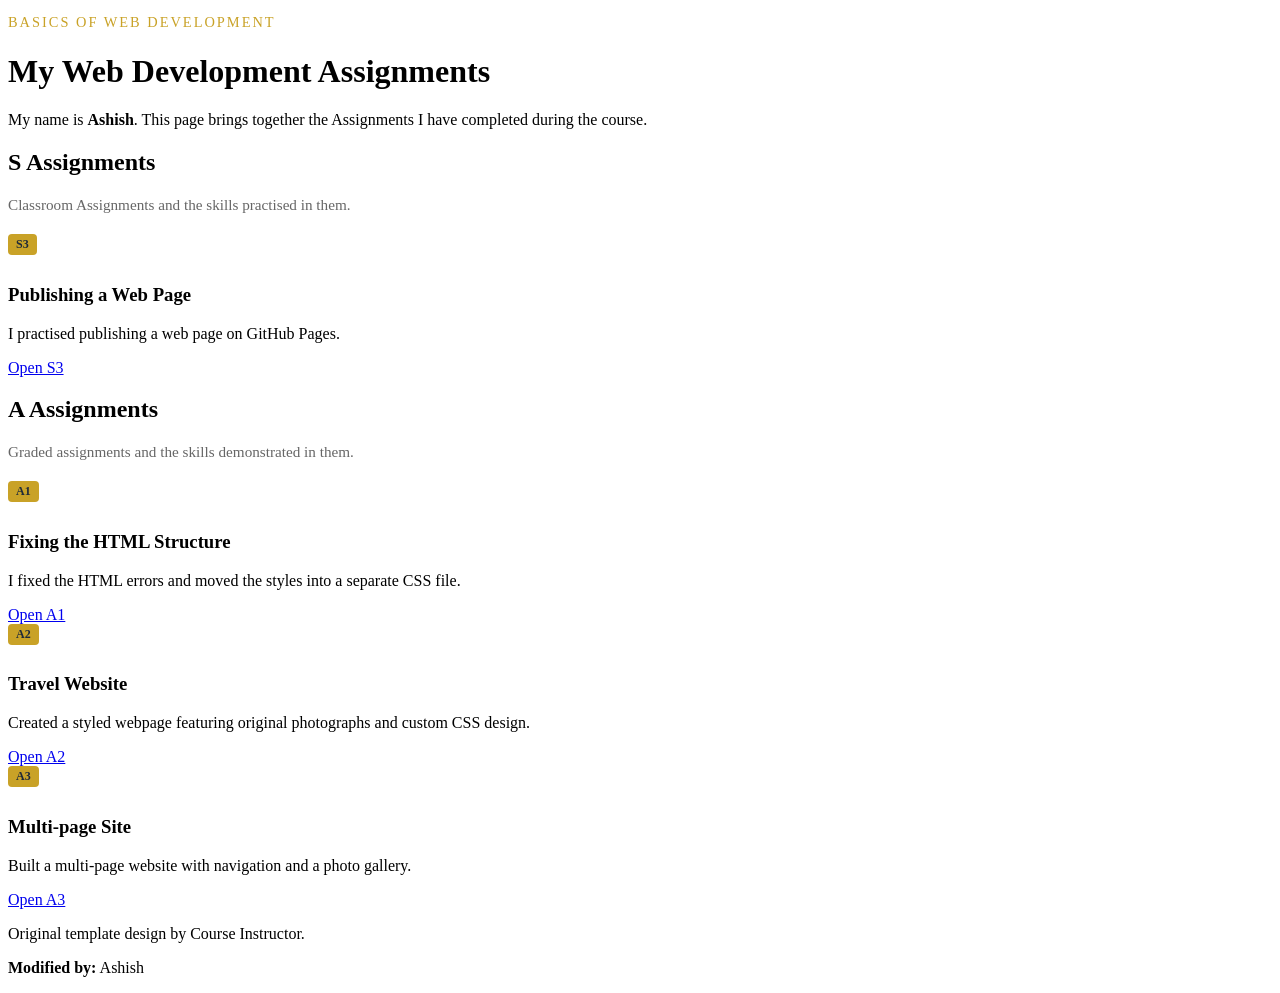
<file: index.html>
<!DOCTYPE html>
<html lang="en">
<head>
  <meta charset="UTF-8">
  <meta name="viewport" content="width=device-width, initial-scale=1.0">
  <title>Ashish's Web Development Assignments</title>
  <link rel="stylesheet" href="style.css">
</head>
<body>

  <!-- S5 Assignment - Summary Page by Ashish -->

  <header>
    <p class="course-title">Basics of Web Development</p>
    <h1>My Web Development Assignments</h1>
    <p class="intro">
      My name is <strong>Ashish</strong>. This page brings together the Assignments I have completed during the course.
    </p>
  </header>

  <main>
    <!-- S Assignments Section -->
    <section>
      <h2>S Assignments</h2>
      <p class="section-desc">Classroom Assignments and the skills practised in them.</p>
      
      <div class="card-grid">
        
        <!-- If you have an S2 folder, uncomment this card. If not, leave it commented out. -->
        <!--
        <article class="card">
          <span class="card-label">S2</span>
          <h3>Publishing a Web Page</h3>
          <p>I practised publishing a web page on GitHub Pages.</p>
          <a href="s2/index.html" class="btn">Open S2</a>
        </article>
        -->

        <!-- S3 Card -->
        <article class="card">
          <span class="card-label">S3</span>
          <h3>Publishing a Web Page</h3>
          <p>I practised publishing a web page on GitHub Pages.</p>
          <a href="s3/index.html" class="btn">Open S3</a>
        </article>

      </div>
    </section>

    <!-- A Assignments Section -->
    <section>
      <h2>A Assignments</h2>
      <p class="section-desc">Graded assignments and the skills demonstrated in them.</p>
      
      <div class="card-grid">
        
        <!-- A1 Card -->
        <article class="card">
          <span class="card-label">A1</span>
          <h3>Fixing the HTML Structure</h3>
          <p>I fixed the HTML errors and moved the styles into a separate CSS file.</p>
          <a href="a1/index.html" class="btn">Open A1</a>
        </article>

        <!-- A2 Card -->
        <article class="card">
          <span class="card-label">A2</span>
          <h3>Travel Website</h3>
          <p>Created a styled webpage featuring original photographs and custom CSS design.</p>
          <a href="a2/index.html" class="btn">Open A2</a>
        </article>

        <!-- A3 Card -->
        <article class="card">
          <span class="card-label">A3</span>
          <h3>Multi-page Site</h3>
          <p>Built a multi-page website with navigation and a photo gallery.</p>
          <a href="a3/index.html" class="btn">Open A3</a>
        </article>

      </div>
    </section>
  </main>

  <footer>
    <p>Original template design by Course Instructor.</p>
    <p><strong>Modified by:</strong> Ashish</p>
  </footer>

</body>
</html>
</file>
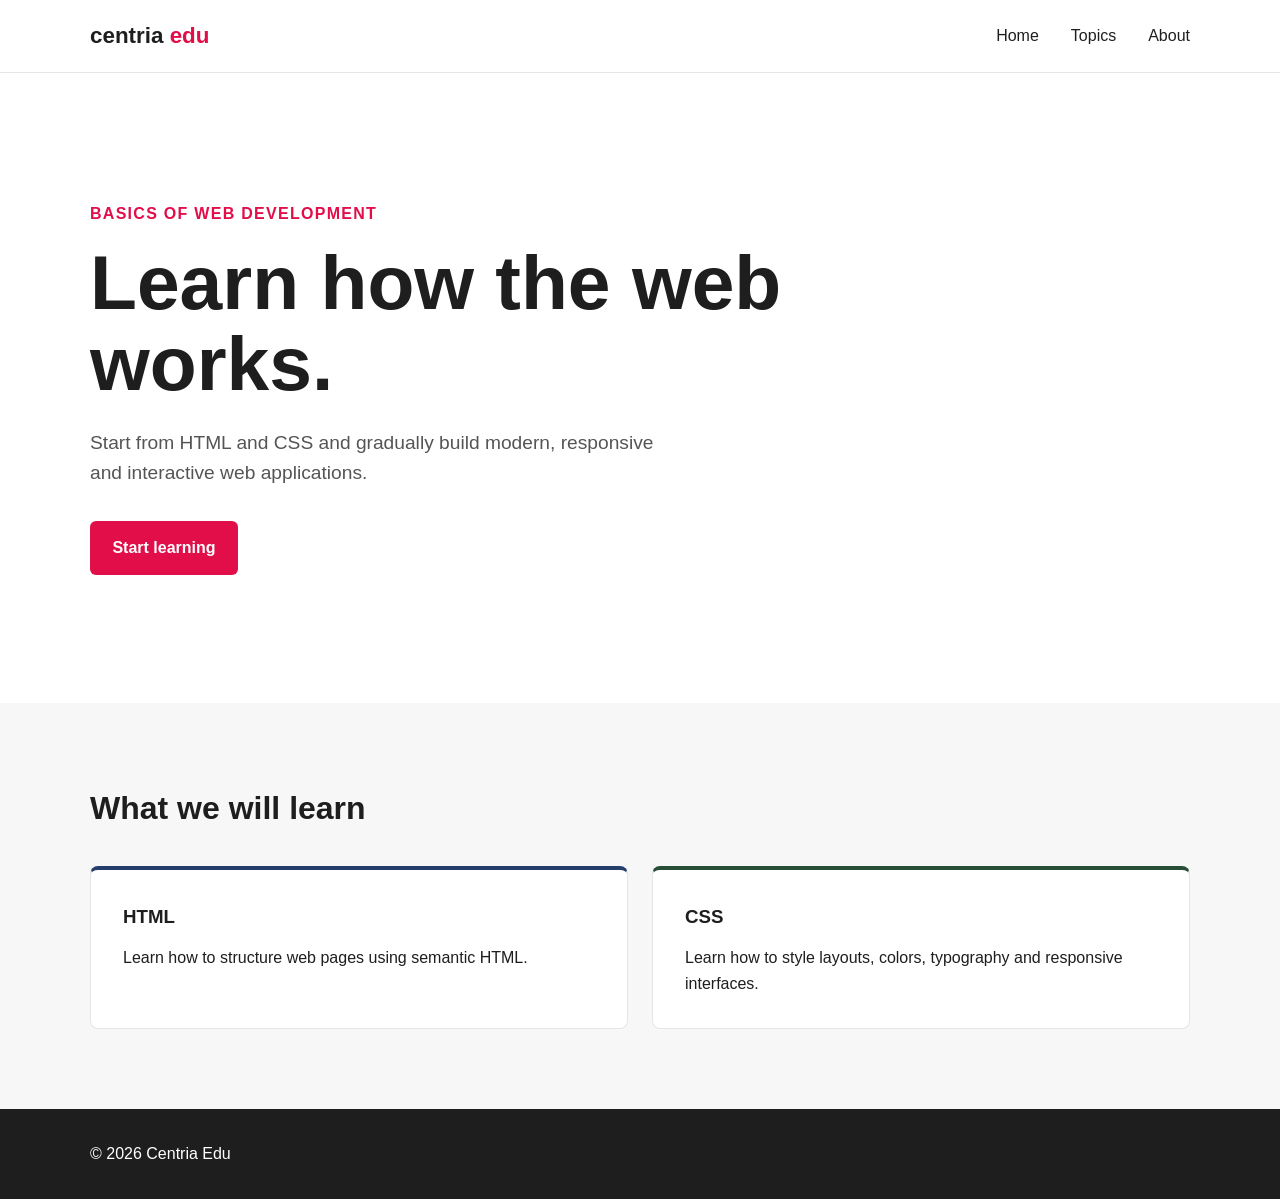
<file: a1/index.html>
<!--
    Centria Edu - Basics of Web Development

    Original author: Ville Heikkiniemi
    Modified by: Ashish Thapa
    Last modified: 2026-10-04

    Based on the original course template.
-->

<!DOCTYPE html>
<html lang="en">
<head>
    <meta charset="UTF-8">
    <meta name="viewport" content="width=device-width, initial-scale=1.0">
    <meta name="author" content="Ville Heikkiniemi">
    <link rel="icon" href="favicon.ico">

    <title>Centria Edu | Basics of Web Development</title>

        <link rel="stylesheet" href="style.css">

 
</head>

<body>

    <header>
        <div class="container">
            <nav>
                <div class="logo">
                    centria <span>edu</span>
                </div>

                <ul>
                    <li><a href="#">Home</a></li>
                    <li><a href="#topics">Topics</a></li>
                    <li><a href="#">About</a></li>
                </ul>
            </nav>
        </div>
    </header>

    <main>

        <section class="hero">
            <div class="container">
                <div class="hero-content">

                    <span class="label">Basics of Web Development</span>

                    <h1>
                        Learn how the web works.
                    </h1>

                    <p>
                        Start from HTML and CSS and gradually build modern,
                        responsive and interactive web applications.
                    </p>

                    <a href="#topics" class="button">
                        Start learning
                    </a>

                </div>
            </div>
        </section>

        <section class="topics" id="topics">
            <div class="container">

                <h2>What we will learn</h2>

                <div class="cards">

                    <article class="card">
                        <h3>HTML</h3>
                        <p>
                            Learn how to structure web pages using semantic HTML.
                        </p>
                    </article>

                    <article class="card">
                        <h3>CSS</h3>
                        <p>
                            Learn how to style layouts, colors, typography and
                            responsive interfaces.
                        </p>
                    </article>

                </div>
            </div>
        </section>

    </main>

    <footer>
        <div class="container">
            <p>&copy; 2026 Centria Edu</p>
        </div>
    </footer>

</body>
</html>
</file>
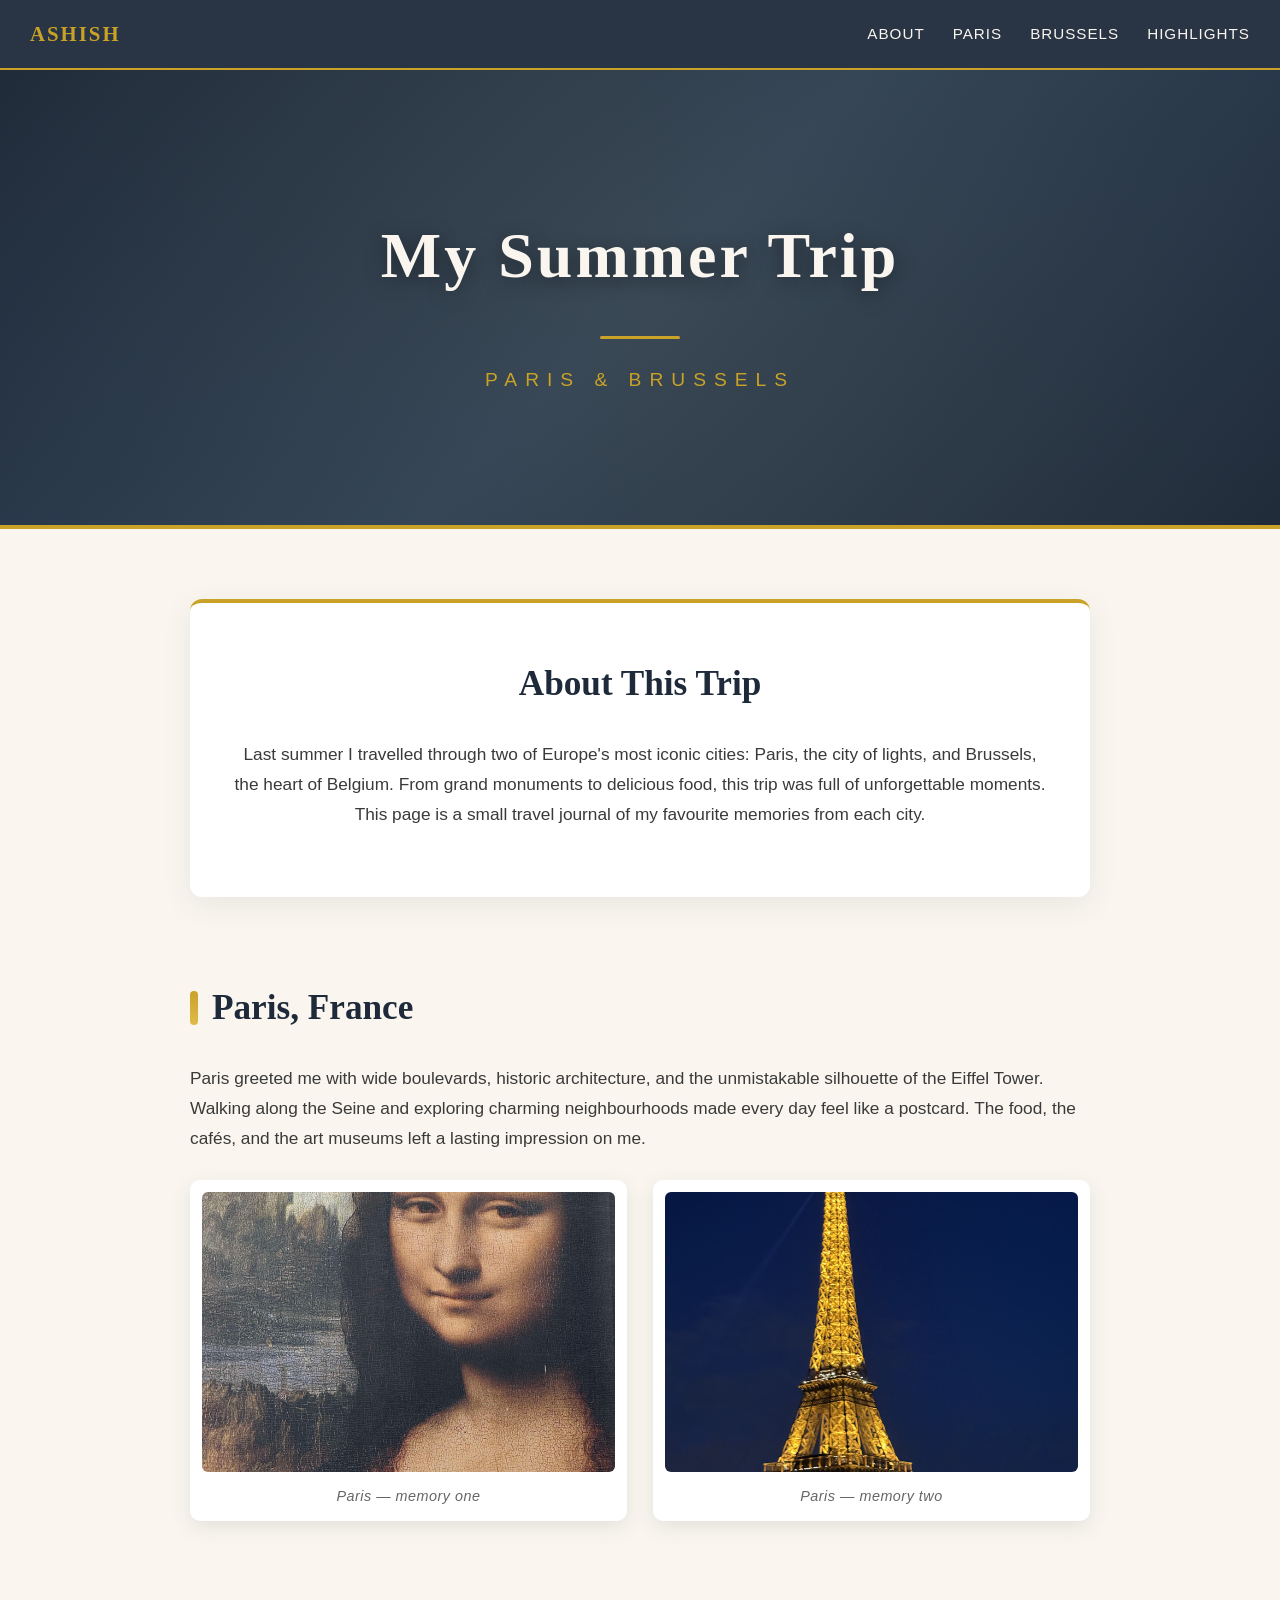
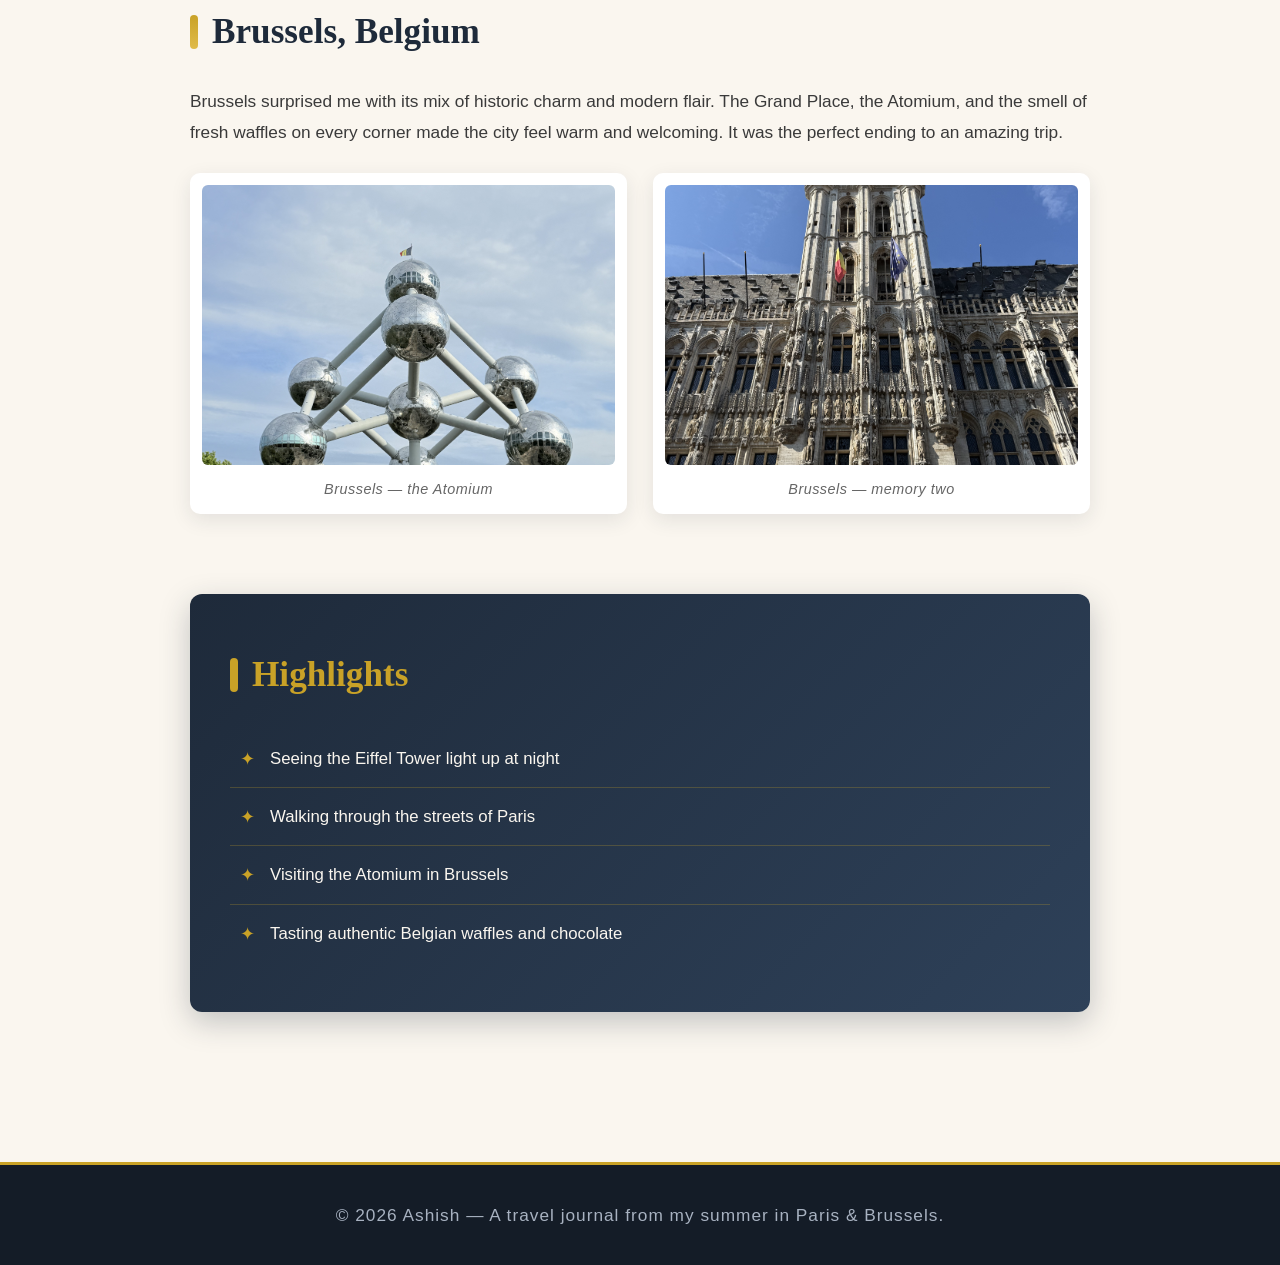
<file: a2/index.html>
<!DOCTYPE html>
<html lang="en">
<head>
  <meta charset="UTF-8">
  <meta name="viewport" content="width=device-width, initial-scale=1.0">
  <title>My Summer Trip: Paris &amp; Brussels</title>
  <link rel="stylesheet" href="style.css">
</head>
<body>

  <!-- Ashish's travel website - Paris & Brussels -->

  <nav class="navbar">
    <div class="logo">ASHISH</div>
    <ul>
      <li><a href="#intro">About</a></li>
      <li><a href="#paris">Paris</a></li>
      <li><a href="#brussels">Brussels</a></li>
      <li><a href="#highlights">Highlights</a></li>
    </ul>
  </nav>

  <header class="hero">
    <div class="hero-content">
      <h1>My Summer Trip</h1>
      <div class="divider"></div>
      <p class="subtitle">Paris &amp; Brussels</p>
    </div>
  </header>

  <main class="container">

    <section class="intro" id="intro">
      <h2>About This Trip</h2>
      <p>
        Last summer I travelled through two of Europe's most iconic cities:
        Paris, the city of lights, and Brussels, the heart of Belgium.
        From grand monuments to delicious food, this trip was full of
        unforgettable moments. This page is a small travel journal of
        my favourite memories from each city.
      </p>
    </section>

    <section class="city" id="paris">
      <h2>Paris, France</h2>
      <p>
        Paris greeted me with wide boulevards, historic architecture, and
        the unmistakable silhouette of the Eiffel Tower. Walking along the
        Seine and exploring charming neighbourhoods made every day feel
        like a postcard. The food, the cafés, and the art museums left a
        lasting impression on me.
      </p>
      <div class="gallery">
        <figure>
          <img src="images/paris1m.jpg" alt="A view of Paris taken during my summer trip.">
          <figcaption>Paris — memory one</figcaption>
        </figure>
        <figure>
          <img src="images/paris2.jpg" alt="A second view of Paris from my summer trip.">
          <figcaption>Paris — memory two</figcaption>
        </figure>
      </div>
    </section>

    <section class="city" id="brussels">
      <h2>Brussels, Belgium</h2>
      <p>
        Brussels surprised me with its mix of historic charm and modern
        flair. The Grand Place, the Atomium, and the smell of fresh waffles
        on every corner made the city feel warm and welcoming. It was the
        perfect ending to an amazing trip.
      </p>
      <div class="gallery">
        <figure>
          <img src="images/bru.jpg" alt="The Atomium in Brussels taken on my summer trip.">
          <figcaption>Brussels — the Atomium</figcaption>
        </figure>
        <figure>
          <img src="images/bru1.jpg" alt="A second view of Brussels from my summer trip.">
          <figcaption>Brussels — memory two</figcaption>
        </figure>
      </div>
    </section>

    <section class="highlights" id="highlights">
      <h2>Highlights</h2>
      <ul>
        <li>Seeing the Eiffel Tower light up at night</li>
        <li>Walking through the streets of Paris</li>
        <li>Visiting the Atomium in Brussels</li>
        <li>Tasting authentic Belgian waffles and chocolate</li>
      </ul>
    </section>

  </main>

  <footer>
    <p>&copy; 2026 Ashish — A travel journal from my summer in Paris &amp; Brussels.</p>
  </footer>

</body>
</html>
</file>
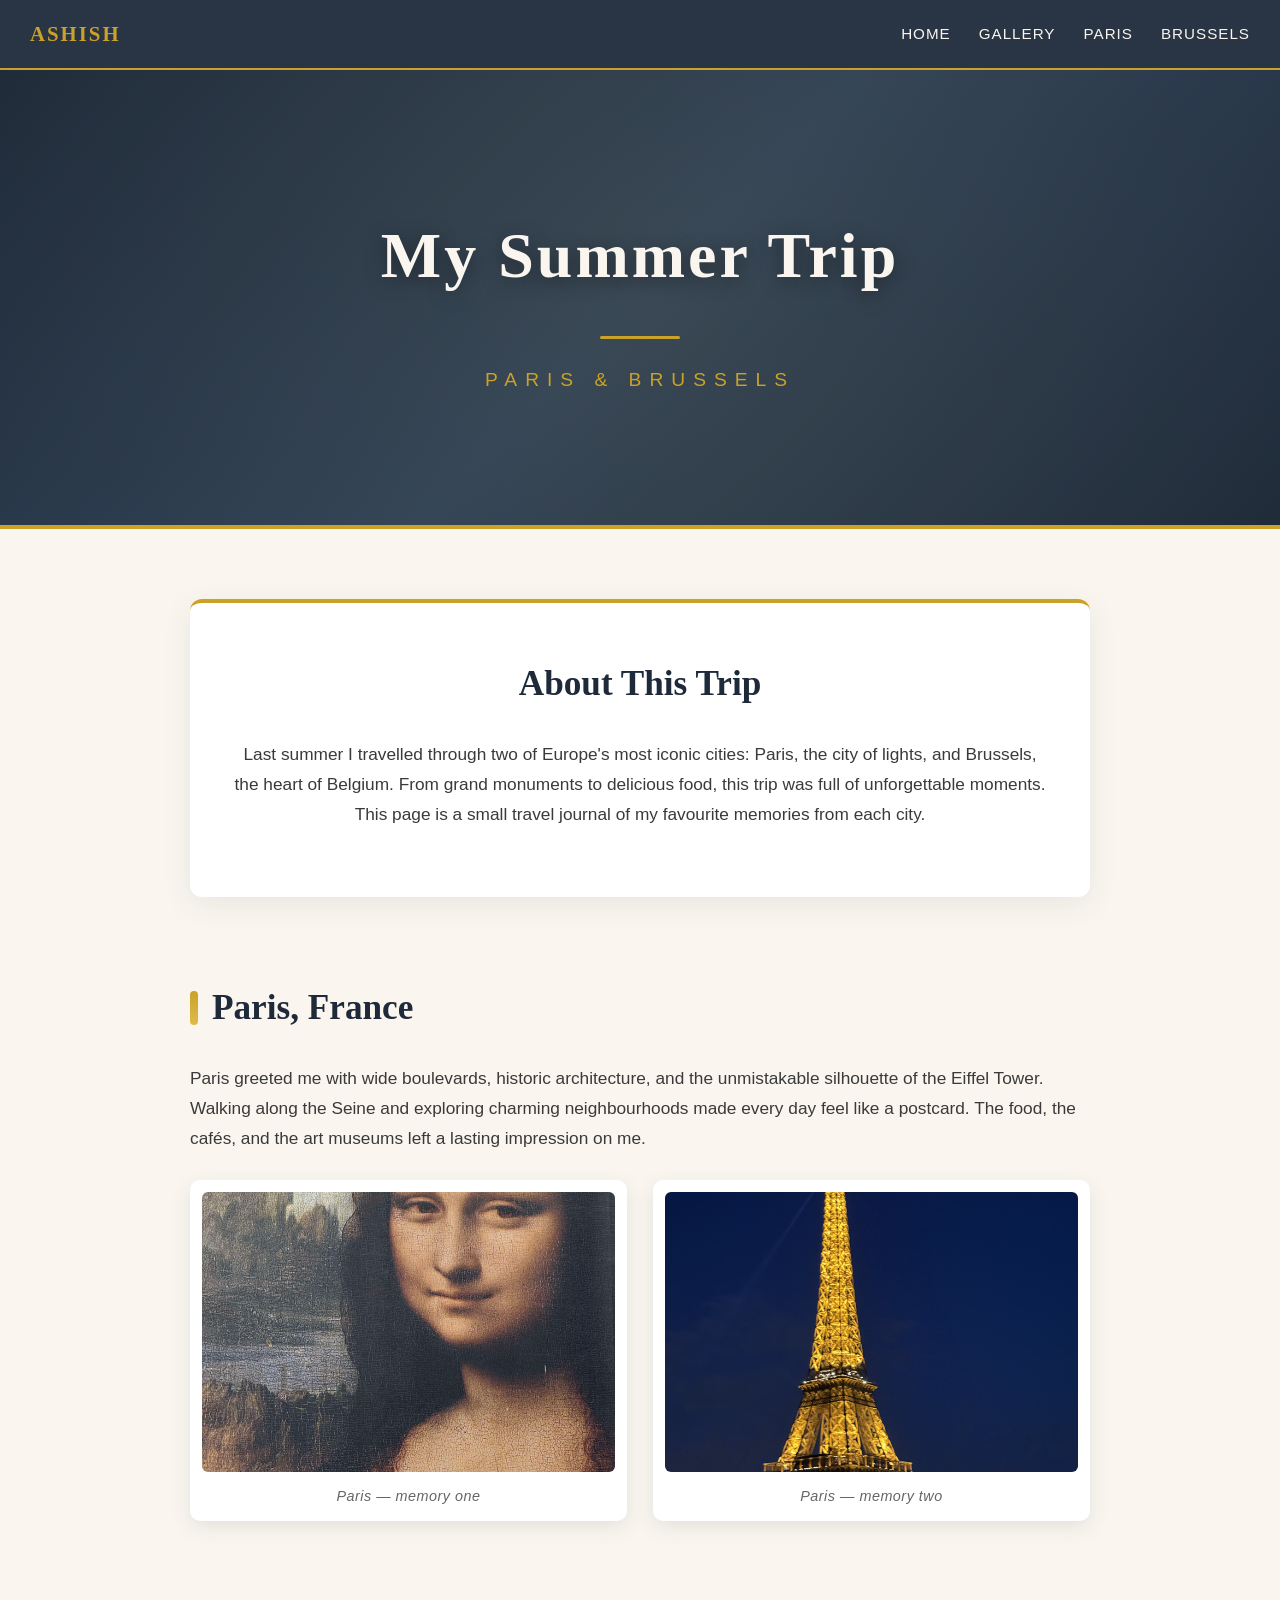
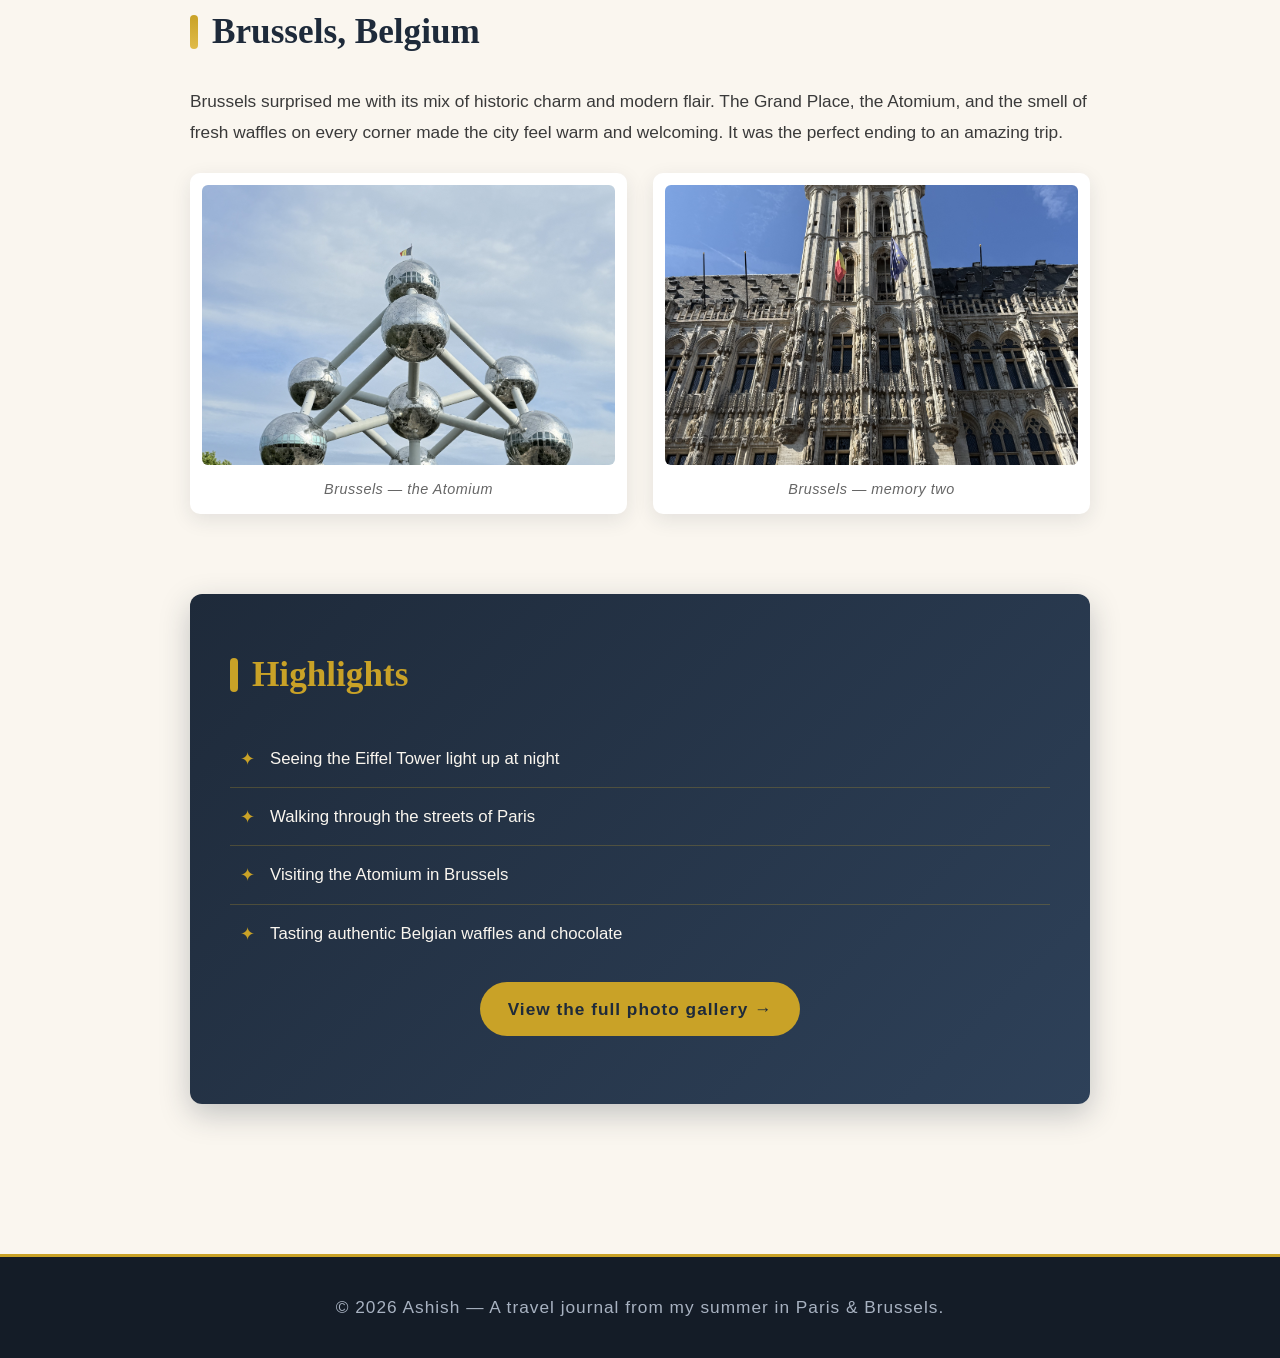
<file: a3/index.html>
<!DOCTYPE html>
<html lang="en">
<head>
  <meta charset="UTF-8">
  <meta name="viewport" content="width=device-width, initial-scale=1.0">
  <title>My Summer Trip: Paris &amp; Brussels</title>
  <link rel="stylesheet" href="style.css">
  <link rel="icon" href="favicon.ico" type="image/x-icon">
</head>
<body>

  <!-- Ashish's travel website - Paris & Brussels (A3) -->

  <nav class="navbar">
    <div class="logo">ASHISH</div>
    <ul>
      <li><a href="index.html">Home</a></li>
      <li><a href="gallery.html">Gallery</a></li>
      <li><a href="#paris">Paris</a></li>
      <li><a href="#brussels">Brussels</a></li>
    </ul>
  </nav>

  <header class="hero">
    <div class="hero-content">
      <h1>My Summer Trip</h1>
      <div class="divider"></div>
      <p class="subtitle">Paris &amp; Brussels</p>
    </div>
  </header>

  <main class="container">

    <section class="intro" id="intro">
      <h2>About This Trip</h2>
      <p>
        Last summer I travelled through two of Europe's most iconic cities:
        Paris, the city of lights, and Brussels, the heart of Belgium.
        From grand monuments to delicious food, this trip was full of
        unforgettable moments. This page is a small travel journal of
        my favourite memories from each city.
      </p>
    </section>

    <section class="city" id="paris">
      <h2>Paris, France</h2>
      <p>
        Paris greeted me with wide boulevards, historic architecture, and
        the unmistakable silhouette of the Eiffel Tower. Walking along the
        Seine and exploring charming neighbourhoods made every day feel
        like a postcard. The food, the cafés, and the art museums left a
        lasting impression on me.
      </p>
      <div class="gallery">
        <figure>
          <img src="images/paris1m.jpg" alt="A view of Paris taken during my summer trip.">
          <figcaption>Paris — memory one</figcaption>
        </figure>
        <figure>
          <img src="images/paris2.jpg" alt="A second view of Paris from my summer trip.">
          <figcaption>Paris — memory two</figcaption>
        </figure>
      </div>
    </section>

    <section class="city" id="brussels">
      <h2>Brussels, Belgium</h2>
      <p>
        Brussels surprised me with its mix of historic charm and modern
        flair. The Grand Place, the Atomium, and the smell of fresh waffles
        on every corner made the city feel warm and welcoming. It was the
        perfect ending to an amazing trip.
      </p>
      <div class="gallery">
        <figure>
          <img src="images/bru.jpg" alt="The Atomium in Brussels taken on my summer trip.">
          <figcaption>Brussels — the Atomium</figcaption>
        </figure>
        <figure>
          <img src="images/bru1.jpg" alt="A second view of Brussels from my summer trip.">
          <figcaption>Brussels — memory two</figcaption>
        </figure>
      </div>
    </section>

    <section class="highlights" id="highlights">
      <h2>Highlights</h2>
      <ul>
        <li>Seeing the Eiffel Tower light up at night</li>
        <li>Walking through the streets of Paris</li>
        <li>Visiting the Atomium in Brussels</li>
        <li>Tasting authentic Belgian waffles and chocolate</li>
      </ul>
      <p style="margin-top:20px;text-align:center;">
        <a href="gallery.html" class="btn-gallery">View the full photo gallery →</a>
      </p>
    </section>

  </main>

  <footer>
    <p>&copy; 2026 Ashish — A travel journal from my summer in Paris &amp; Brussels.</p>
  </footer>

</body>
</html>
</file>
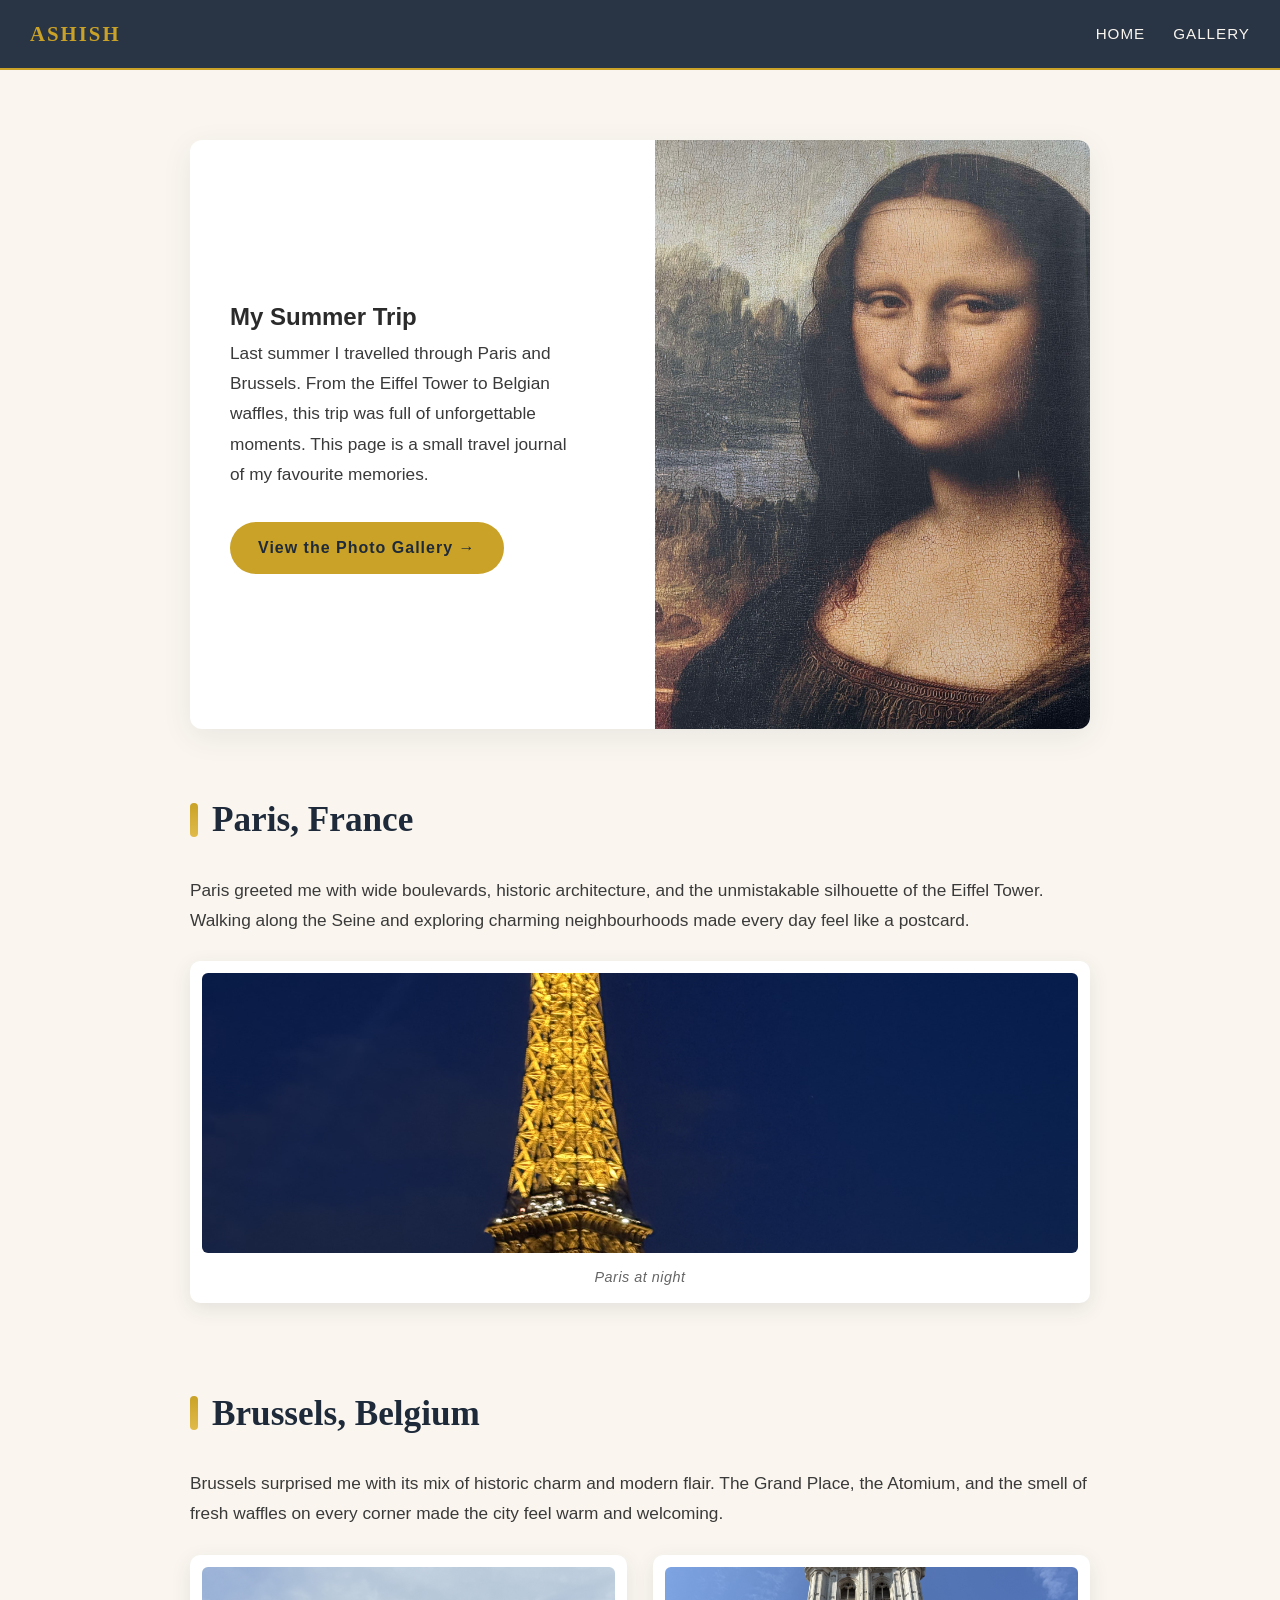
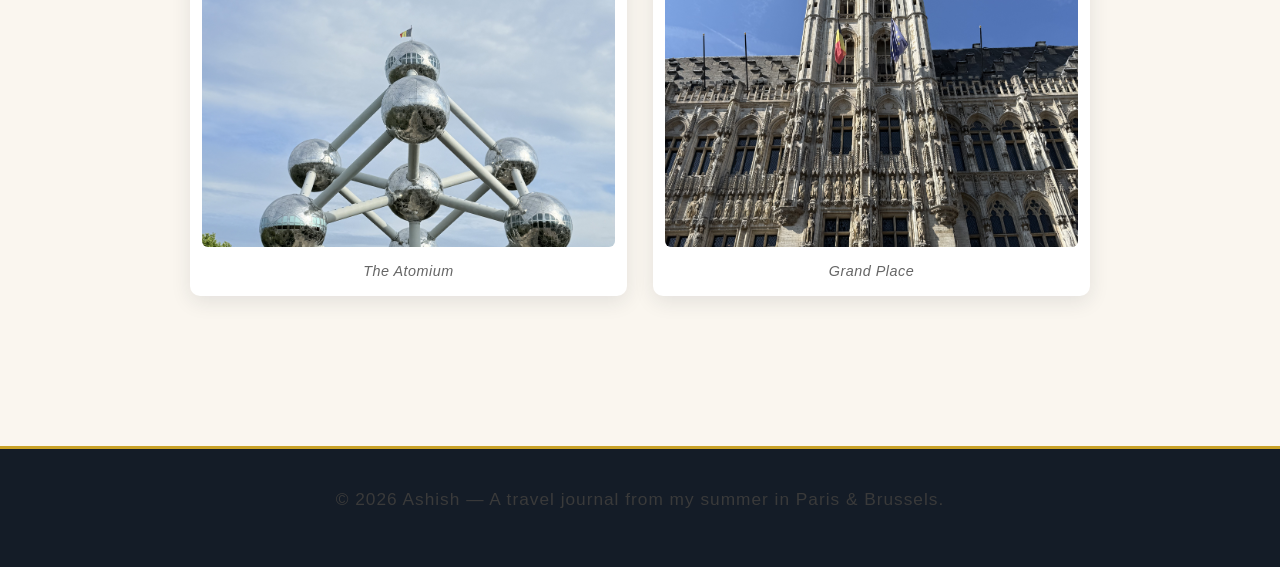
<file: a4/index.html>
<!DOCTYPE html>
<html lang="en">
<head>
  <meta charset="UTF-8">
  <meta name="viewport" content="width=device-width, initial-scale=1.0">
  <title>My Summer Trip: Paris &amp; Brussels</title>
  <link rel="stylesheet" href="style.css">
</head>
<body>
  <nav class="navbar">
    <div class="logo">ASHISH</div>
    <ul>
      <li><a href="index.html">Home</a></li>
      <li><a href="gallery.html">Gallery</a></li>
    </ul>
  </nav>

  <main class="container">
    <section class="split-layout">
      <div class="split-content">
        <h1>My Summer Trip</h1>
        <p>Last summer I travelled through Paris and Brussels. From the Eiffel Tower to Belgian waffles, this trip was full of unforgettable moments. This page is a small travel journal of my favourite memories.</p>
        <a href="gallery.html" class="btn-gallery">View the Photo Gallery →</a>
      </div>
      <div class="split-image">
        <img src="images/paris1m.jpg" alt="A view of Paris taken during my summer trip.">
      </div>
    </section>

    <section class="city">
      <h2>Paris, France</h2>
      <p>Paris greeted me with wide boulevards, historic architecture, and the unmistakable silhouette of the Eiffel Tower. Walking along the Seine and exploring charming neighbourhoods made every day feel like a postcard.</p>
      <div class="gallery">
        <figure><img src="images/paris2.jpg" alt="Eiffel Tower at night."><figcaption>Paris at night</figcaption></figure>
      </div>
    </section>

    <section class="city">
      <h2>Brussels, Belgium</h2>
      <p>Brussels surprised me with its mix of historic charm and modern flair. The Grand Place, the Atomium, and the smell of fresh waffles on every corner made the city feel warm and welcoming.</p>
      <div class="gallery">
        <figure><img src="images/bru.jpg" alt="The Atomium in Brussels."><figcaption>The Atomium</figcaption></figure>
        <figure><img src="images/bru1.jpg" alt="Grand Place in Brussels."><figcaption>Grand Place</figcaption></figure>
      </div>
    </section>
  </main>

  <footer><p>&copy; 2026 Ashish — A travel journal from my summer in Paris &amp; Brussels.</p></footer>
</body>
</html>
</file>
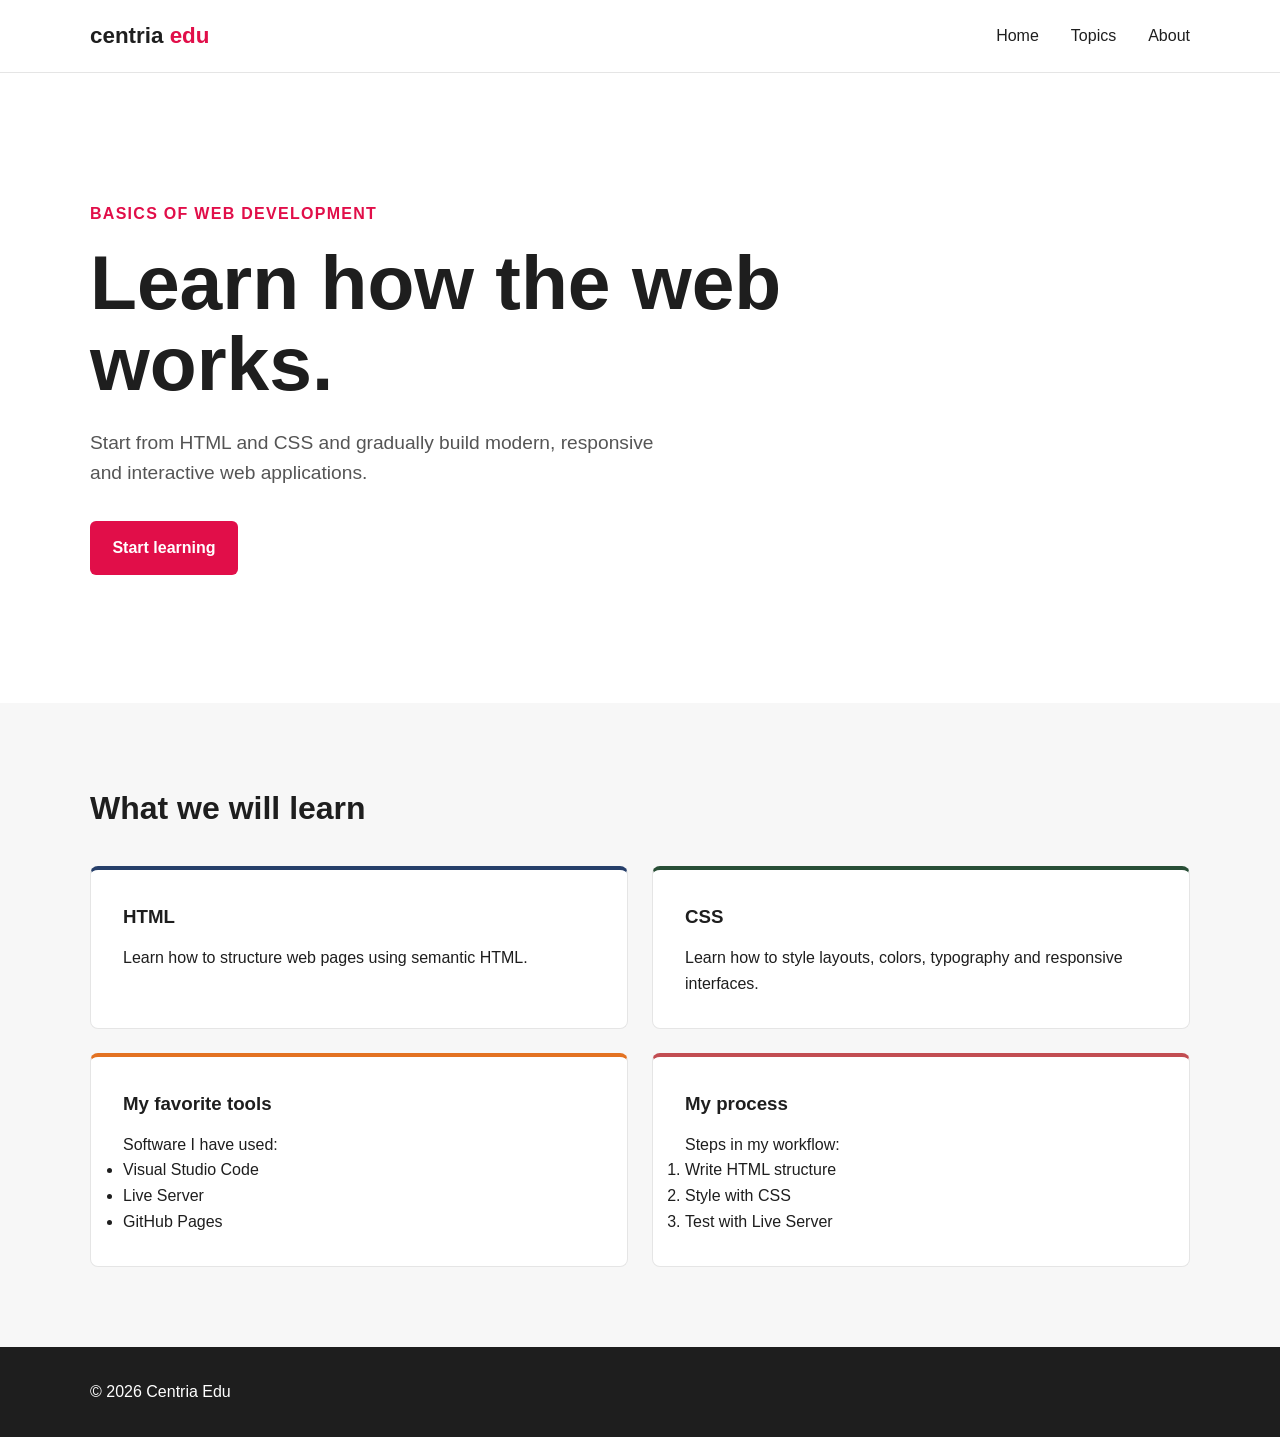
<file: s3/index.html>
<!--
    Centria Edu - Basics of Web Development

    Original author: Ville Heikkiniemi
    Modified by: Ashish Thapa
    Last modified: 2026-09-27

    Based on the original course template.
-->

<!DOCTYPE html>
<html lang="en">
<head>
    <meta charset="UTF-8">
    <meta name="viewport" content="width=device-width, initial-scale=1.0">
    <meta name="author" content="Ville Heikkiniemi">
    <link rel="icon" href="favicon.ico">
    <link rel="stylesheet" href="style.css">

    <title>Centria Edu | Basics of Web Development</title>

   
</head>

<body>

    <header>
        <div class="container">
            <nav>
                <div class="logo">
                    centria <span>edu</span>
                </div>

                <ul>
                    <li><a href="#">Home</a></li>
                    <li><a href="#topics">Topics</a></li>
                    <li><a href="#">About</a></li>
                </ul>
            </nav>
        </div>
    </header>

    <main>

        <section class="hero">
            <div class="container">
                <div class="hero-content">

                    <span class="label">Basics of Web Development</span>

                    <h1>
                        Learn how the web works.
                    </h1>

                    <p>
                        Start from HTML and CSS and gradually build modern,
                        responsive and interactive web applications.
                    </p>

                    <a href="#topics" class="button">
                        Start learning
                    </a>

                </div>
            </div>
        </section>

        <section class="topics" id="topics">
            <div class="container">

                <h2>What we will learn</h2>

                <div class="cards">

                    <article class="card">
                        <h3>HTML</h3>
                        <p>
                            Learn how to structure web pages using semantic HTML.
                        </p>
                    </article>

                    <article class="card">
                        <h3>CSS</h3>
                        <p>
                            Learn how to style layouts, colors, typography and
                            responsive interfaces.
                        </p>
                    </article>
                    <article class="card">
                        <h3>My favorite tools</h3>
                        <p>Software I have used:</p>
                        <ul>
                            <li>Visual Studio Code</li>
                            <li>Live Server</li>
                            <li>GitHub Pages</li>
                        </ul>
                    </article>

                    <article class="card">
                        <h3>My process</h3>
                        <p>Steps in my workflow:</p>
                        <ol>
                            <li>Write HTML structure</li>
                            <li>Style with CSS</li>
                            <li>Test with Live Server</li>
                        </ol>
                    </article>
                </div>
            </div>
        </section>

    </main>

    <footer>
        <div class="container">
            <p>&copy; 2026 Centria Edu</p>
        </div>
    </footer>

</body>
</html>
</file>
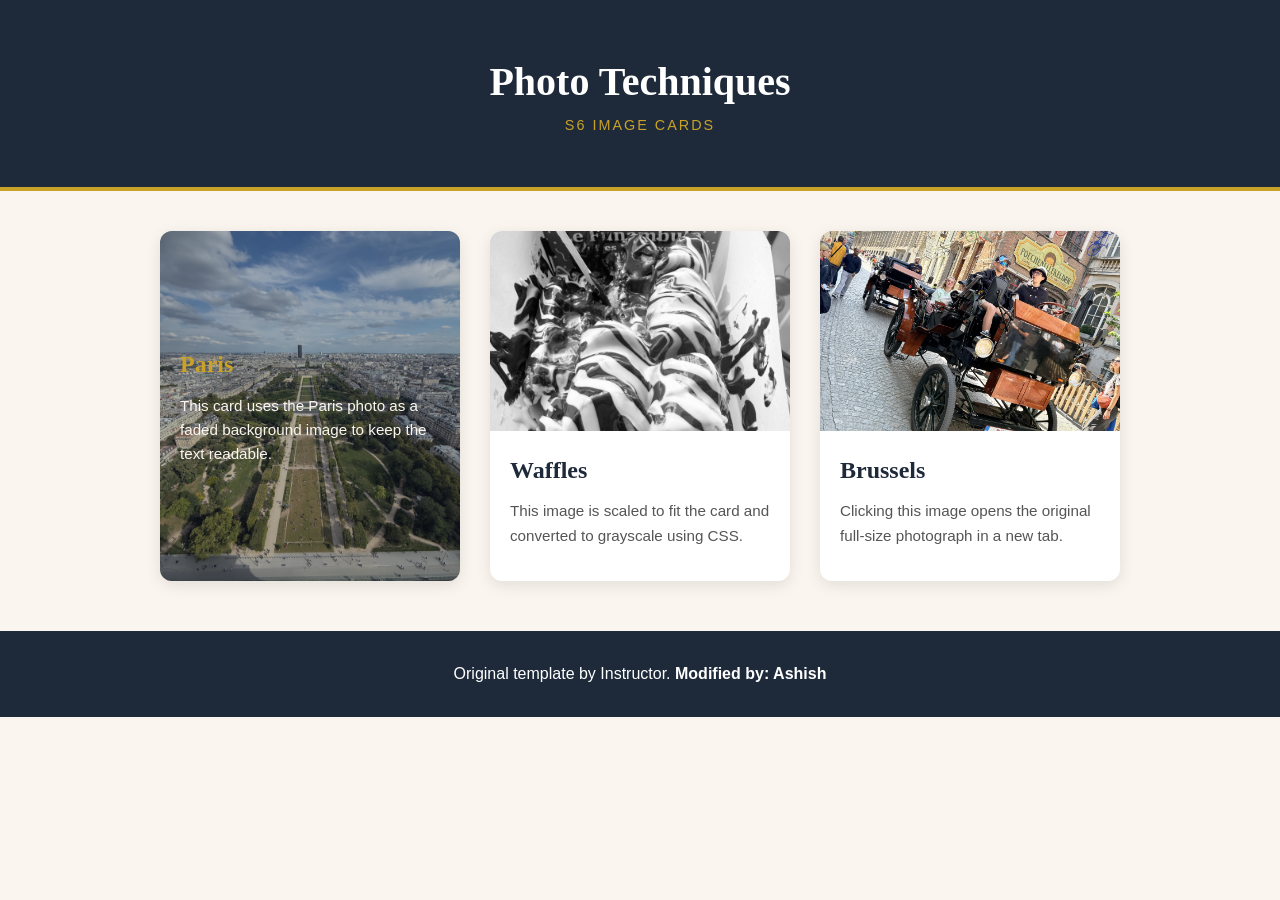
<file: s6/index.html>
<!DOCTYPE html>
<html lang="en">
<head>
  <meta charset="UTF-8">
  <meta name="viewport" content="width=device-width, initial-scale=1.0">
  <title>S6 - Image Cards Gallery</title>
  <link rel="stylesheet" href="style.css">
</head>
<body>
  <!-- S6 Assignment - Ashish -->

  <header class="hero">
    <h1>Photo Techniques</h1>
    <p class="subtitle">S6 Image Cards</p>
  </header>

  <main class="container">
    <div class="gallery">
      
      <!-- CARD 1: Background Image -->
      <div class="card card-bg">
        <div class="card-content">
          <h2>Paris</h2>
          <p>This card uses the Paris photo as a faded background image to keep the text readable.</p>
        </div>
      </div>

      <!-- CARD 2: Grayscale Image -->
      <div class="card">
        <img src="images/waffles.jpg" alt="Belgian waffles with chocolate sauce" class="grayscale-img">
        <div class="card-content">
          <h2>Waffles</h2>
          <p>This image is scaled to fit the card and converted to grayscale using CSS.</p>
        </div>
      </div>

      <!-- CARD 3: Clickable Image -->
      <div class="card">
        <a href="images/street.jpg" target="_blank">
          <img src="images/street.jpg" alt="A vintage car on a cobblestone street in Brussels" class="clickable-img">
        </a>
        <div class="card-content">
          <h2>Brussels</h2>
          <p>Clicking this image opens the original full-size photograph in a new tab.</p>
        </div>
      </div>

    </div>
  </main>

  <footer>
    <p>Original template by Instructor. <strong>Modified by: Ashish</strong></p>
  </footer>
</body>
</html>
</file>
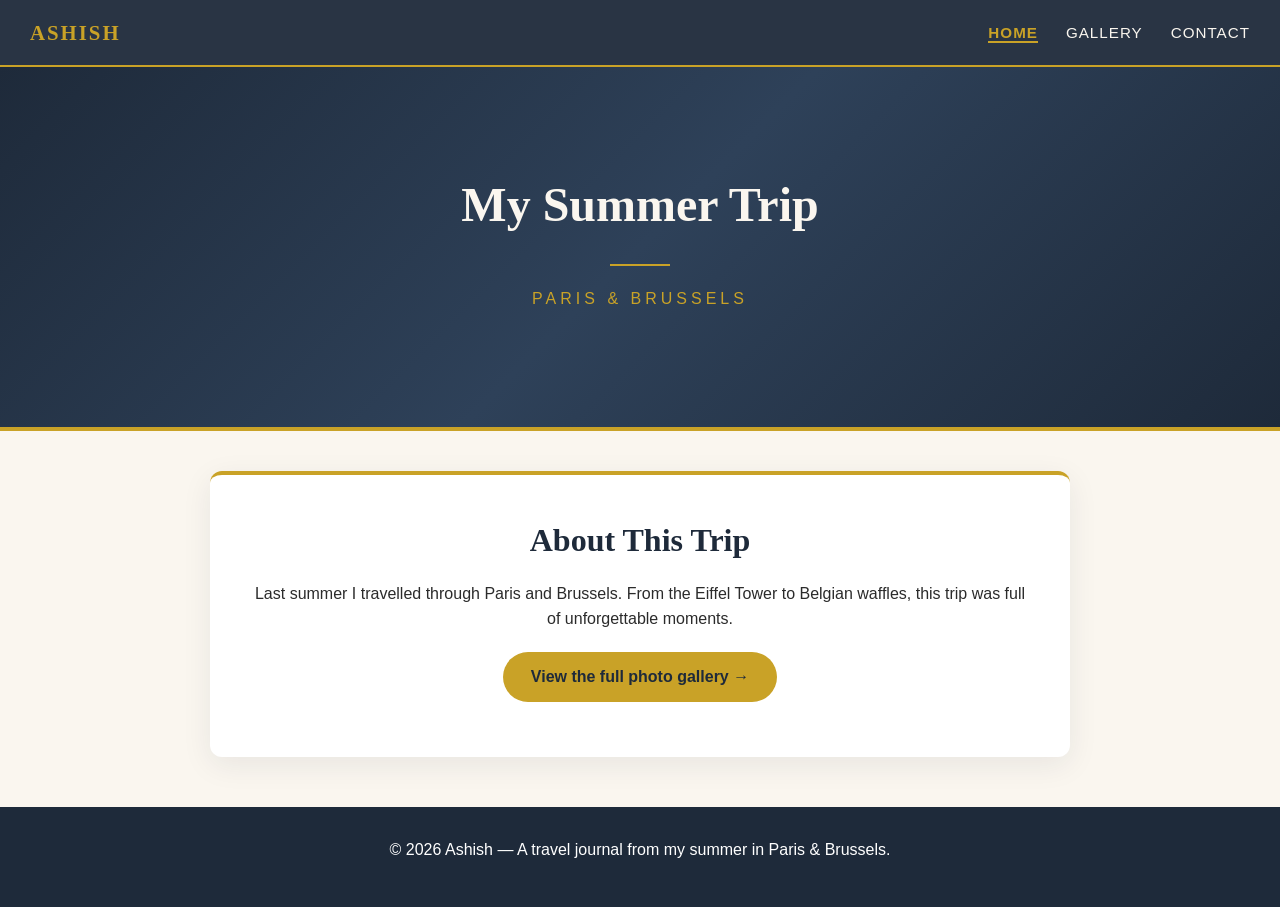
<file: s7/index.html>
<!DOCTYPE html>
<html lang="en">
<head>
  <meta charset="UTF-8">
  <meta name="viewport" content="width=device-width, initial-scale=1.0">
  <title>S7 - Home</title>
  <link rel="stylesheet" href="style.css">
</head>
<body>
  <!-- S7 Assignment - Ashish -->
  <nav class="navbar">
    <div class="logo">ASHISH</div>
    <ul>
      <li><a href="index.html" aria-current="page">Home</a></li>
      <li><a href="gallery.html">Gallery</a></li>
      <li><a href="contact.html">Contact</a></li>
    </ul>
  </nav>

  <header class="hero">
    <div class="hero-content">
      <h1>My Summer Trip</h1>
      <div class="divider"></div>
      <p class="subtitle">Paris &amp; Brussels</p>
    </div>
  </header>

  <main class="container">
    <section class="intro" id="intro">
      <h2>About This Trip</h2>
      <p>Last summer I travelled through Paris and Brussels. From the Eiffel Tower to Belgian waffles, this trip was full of unforgettable moments.</p>
      <p style="margin-top:20px;text-align:center;"><a href="gallery.html" class="btn-gallery">View the full photo gallery →</a></p>
    </section>
  </main>

  <footer><p>&copy; 2026 Ashish — A travel journal from my summer in Paris &amp; Brussels.</p></footer>
</body>
</html>
</file>
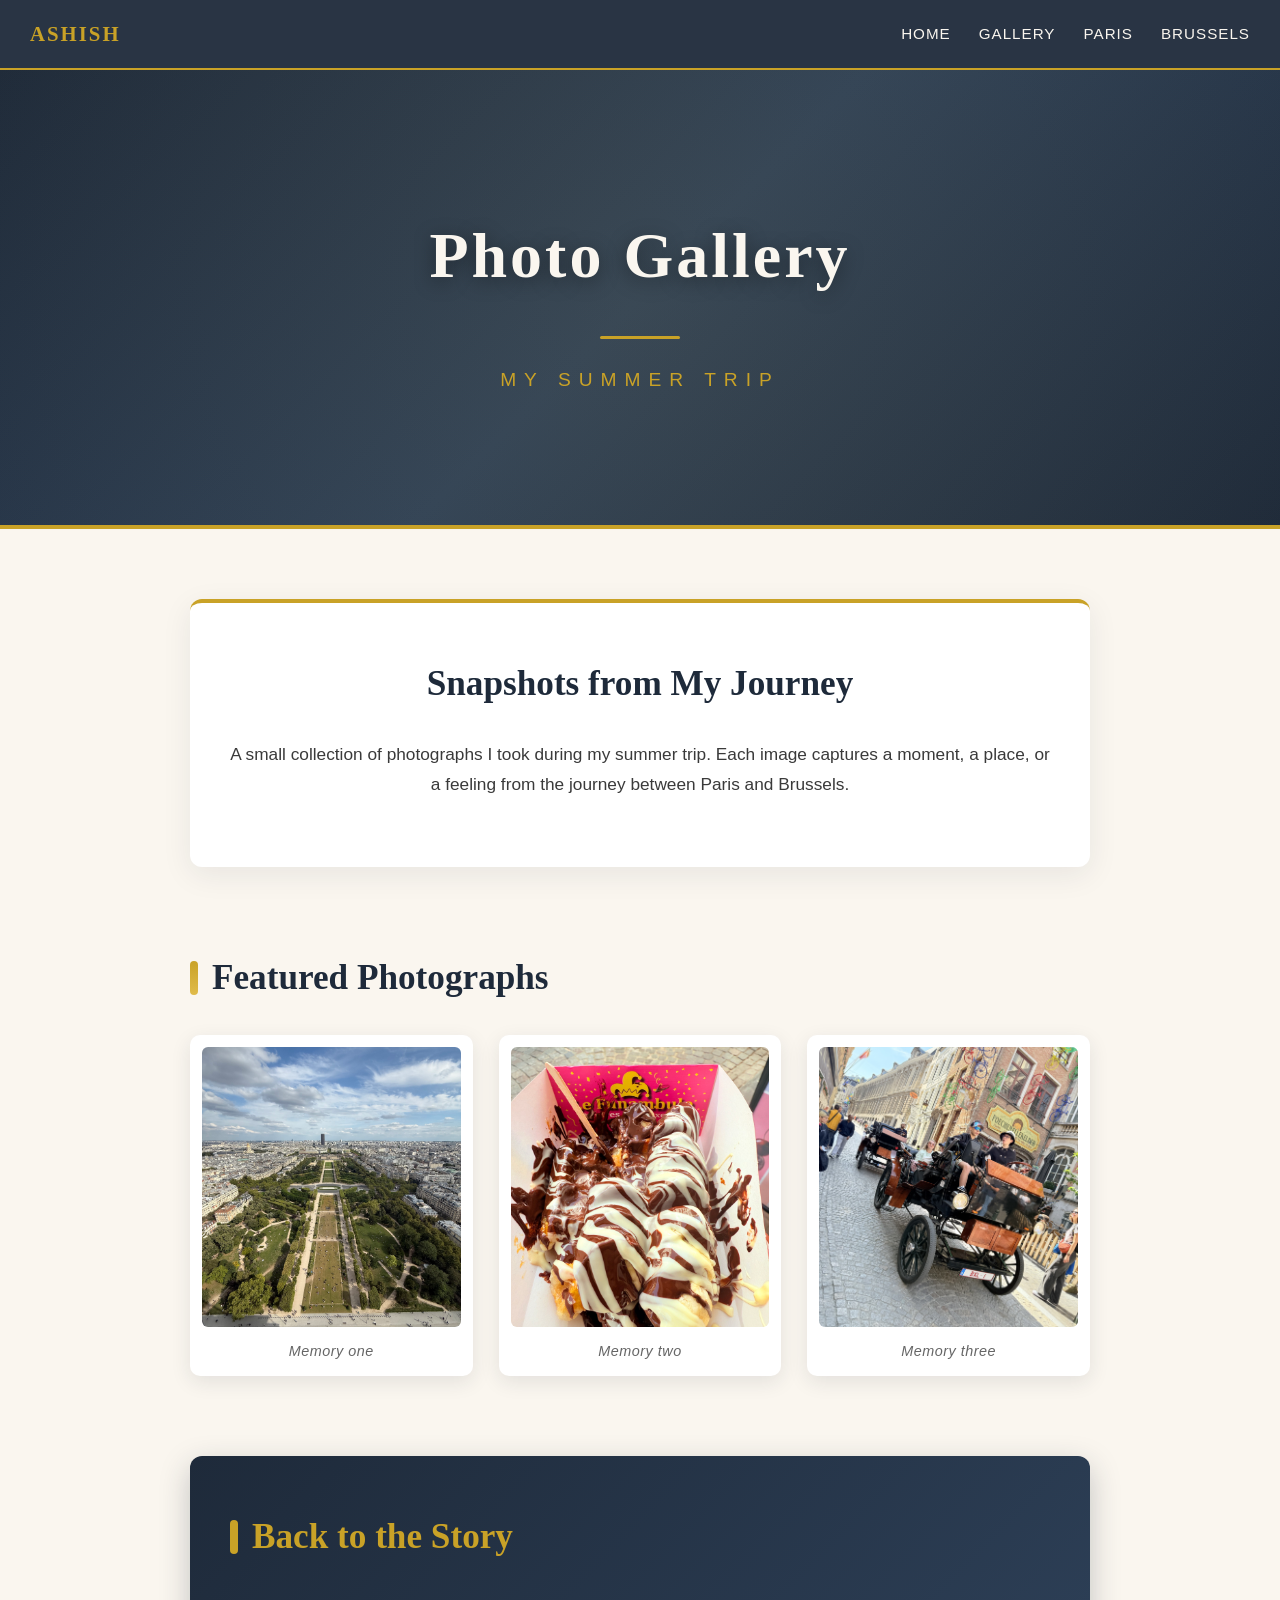
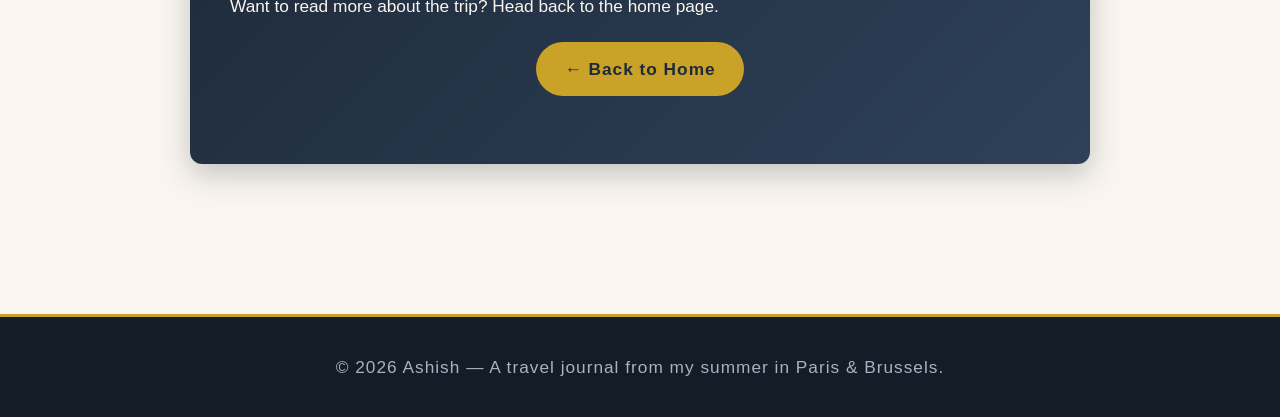
<file: a3/gallery.html>
<!DOCTYPE html>
<html lang="en">
<head>
  <meta charset="UTF-8">
  <meta name="viewport" content="width=device-width, initial-scale=1.0">
  <title>Photo Gallery — My Summer Trip</title>
    <link rel="stylesheet" href="style.css">
  <link rel="icon" href="favicon.ico" type="image/x-icon">
</head>
<body>

  <!-- Ashish's travel website - Photo Gallery (A3) -->

  <nav class="navbar">
    <div class="logo">ASHISH</div>
    <ul>
      <li><a href="index.html">Home</a></li>
      <li><a href="gallery.html">Gallery</a></li>
      <li><a href="index.html#paris">Paris</a></li>
      <li><a href="index.html#brussels">Brussels</a></li>
    </ul>
  </nav>

  <header class="hero">
    <div class="hero-content">
      <h1>Photo Gallery</h1>
      <div class="divider"></div>
      <p class="subtitle">My Summer Trip</p>
    </div>
  </header>

  <main class="container">

    <section class="intro">
      <h2>Snapshots from My Journey</h2>
      <p>
        A small collection of photographs I took during my summer trip.
        Each image captures a moment, a place, or a feeling from the journey
        between Paris and Brussels.
      </p>
    </section>

    <section class="city">
      <h2>Featured Photographs</h2>
      <div class="gallery">
        <figure>
          <img src="images/gallery1.jpg" alt="Photograph 1 from my summer trip.">
          <figcaption>Memory one</figcaption>
        </figure>
        <figure>
          <img src="images/gallery2.jpg" alt="Photograph 2 from my summer trip.">
          <figcaption>Memory two</figcaption>
        </figure>
        <figure>
          <img src="images/gallery3.jpg" alt="Photograph 3 from my summer trip.">
          <figcaption>Memory three</figcaption>
        </figure>
      </div>
    </section>

    <section class="highlights">
      <h2>Back to the Story</h2>
      <p style="color:#faf6ef;">
        Want to read more about the trip? Head back to the home page.
      </p>
      <p style="margin-top:20px;text-align:center;">
        <a href="index.html" class="btn-gallery">← Back to Home</a>
      </p>
    </section>

  </main>

  <footer>
    <p>&copy; 2026 Ashish — A travel journal from my summer in Paris &amp; Brussels.</p>
  </footer>

</body>
</html>
</file>
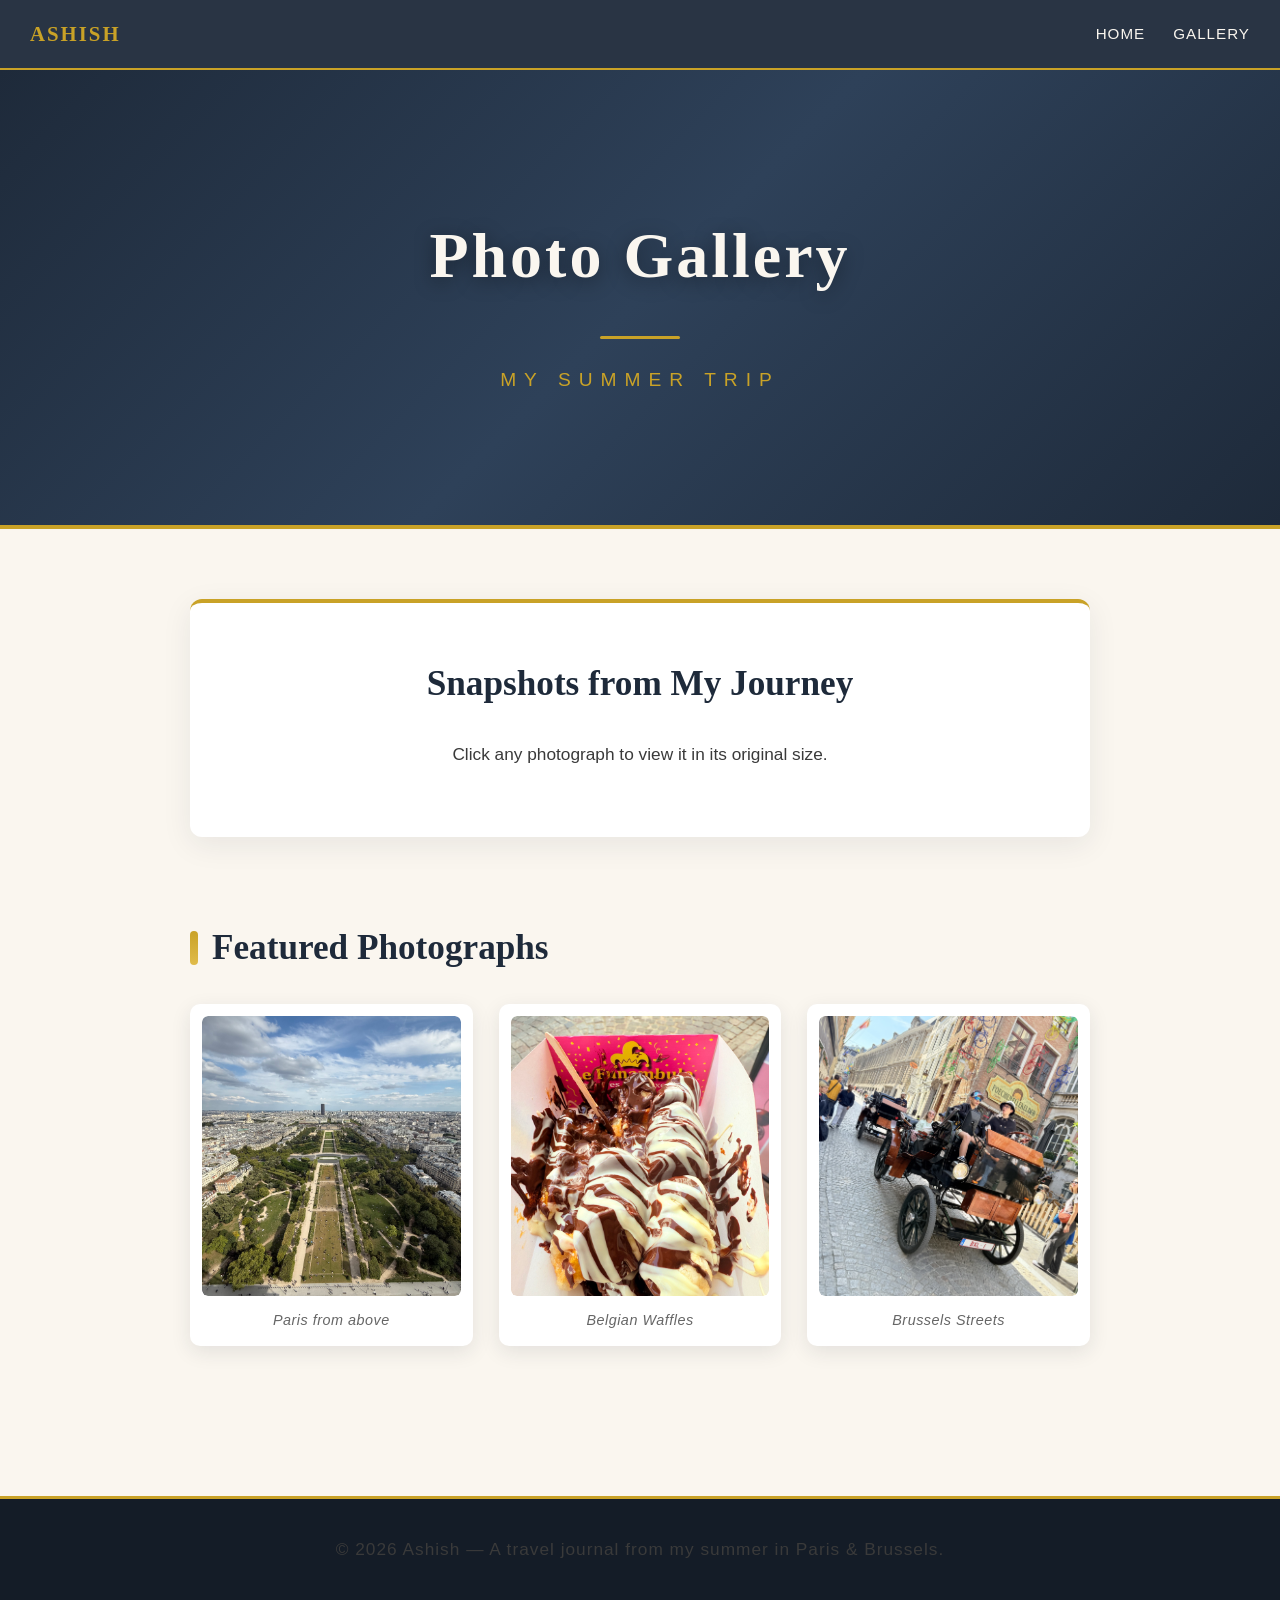
<file: a4/gallery.html>
<!DOCTYPE html>
<html lang="en">
<head>
  <meta charset="UTF-8">
  <meta name="viewport" content="width=device-width, initial-scale=1.0">
  <title>Photo Gallery — My Summer Trip</title>
  <link rel="stylesheet" href="style.css">
</head>
<body>
  <nav class="navbar">
    <div class="logo">ASHISH</div>
    <ul>
      <li><a href="index.html">Home</a></li>
      <li><a href="gallery.html">Gallery</a></li>
    </ul>
  </nav>

  <header class="hero">
    <div class="hero-content">
      <h1>Photo Gallery</h1>
      <div class="divider"></div>
      <p class="subtitle">My Summer Trip</p>
    </div>
  </header>

  <main class="container">
    <section class="intro">
      <h2>Snapshots from My Journey</h2>
      <p>Click any photograph to view it in its original size.</p>
    </section>

    <section class="city">
      <h2>Featured Photographs</h2>
      <div class="gallery">
        <figure>
          <a href="images/gallery1.jpg" target="_blank">
            <img src="images/gallery1.jpg" alt="Aerial view of Paris.">
          </a>
          <figcaption>Paris from above</figcaption>
        </figure>
        <figure>
          <a href="images/gallery2.jpg" target="_blank">
            <img src="images/gallery2.jpg" alt="Belgian waffle with chocolate.">
          </a>
          <figcaption>Belgian Waffles</figcaption>
        </figure>
        <figure>
          <a href="images/gallery3.jpg" target="_blank">
            <img src="images/gallery3.jpg" alt="Vintage car on a cobblestone street in Brussels.">
          </a>
          <figcaption>Brussels Streets</figcaption>
        </figure>
      </div>
    </section>
  </main>

  <footer><p>&copy; 2026 Ashish — A travel journal from my summer in Paris &amp; Brussels.</p></footer>
</body>
</html>
</file>
<file: style.css>
/* Template specific text styles */
.course-title {
  text-transform: uppercase;
  letter-spacing: 2px;
  font-size: 0.9rem;
  color: #c9a227;
  margin-bottom: 10px;
}

.section-desc {
  color: #666;
  margin-bottom: 20px;
  font-size: 0.95rem;
}

.card-label {
  display: inline-block;
  background: #c9a227;
  color: #1e2a3a;
  font-weight: bold;
  font-size: 0.75rem;
  padding: 3px 8px;
  border-radius: 4px;
  margin-bottom: 10px;
  width: max-content;
}
</file>
<file: a1/style.css>
:root {
    --primary: #e10e49;
    --light: #ffffff;
    --dark: #1e1e1e;
    --blue: #263f6a;
    --green: #284e36;
    --orange: #e37222;
    --rose: #c24d52;
}

* {
    box-sizing: border-box;
    margin: 0;
    padding: 0;
}

body {
    font-family: Arial, Helvetica, sans-serif;
    background-color: var(--light);
    color: var(--dark);
    line-height: 1.6;
}

header {
    border-bottom: 1px solid #e5e5e5;
}

.container {
    width: min(1100px, 90%);
    margin: 0 auto;
}

nav {
    min-height: 72px;
    display: flex;
    justify-content: space-between;
    align-items: center;
}

.logo {
    font-size: 1.4rem;
    font-weight: bold;
    color: var(--dark);
}

.logo span {
    color: var(--primary);
}

nav ul {
    display: flex;
    gap: 2rem;
    list-style: none;
}

nav a {
    color: var(--dark);
    text-decoration: none;
}

nav a:hover {
    color: var(--primary);
}

.hero {
    min-height: 70vh;
    display: flex;
    align-items: center;
}

.hero-content {
    max-width: 700px;
}

.label {
    display: inline-block;
    margin-bottom: 1rem;
    color: var(--primary);
    font-weight: bold;
    text-transform: uppercase;
    letter-spacing: 0.08rem;
}

h1 {
    margin-bottom: 1.5rem;
    font-size: clamp(2.5rem, 6vw, 5rem);
    line-height: 1.05;
}

.hero p {
    max-width: 600px;
    margin-bottom: 2rem;
    font-size: 1.2rem;
    color: #555;
}

.button {
    display: inline-block;
    padding: 0.9rem 1.4rem;
    background-color: var(--primary);
    color: var(--light);
    text-decoration: none;
    border-radius: 6px;
    font-weight: bold;
}

.button:hover {
    background-color: var(--rose);
}

.topics {
    padding: 5rem 0;
    background-color: #f7f7f7;
}

.topics h2 {
    margin-bottom: 2rem;
    font-size: 2rem;
}

.cards {
    display: grid;
    grid-template-columns: repeat(2, 1fr);
    gap: 1.5rem;
}

.card {
    padding: 2rem;
    background-color: var(--light);
    border: 1px solid #e5e5e5;
    border-radius: 8px;
}

.card h3 {
    margin-bottom: 0.8rem;
}

.card:nth-child(1) {
    border-top: 4px solid var(--blue);
}

.card:nth-child(2) {
    border-top: 4px solid var(--green);
}

.card:nth-child(3) {
    border-top: 4px solid var(--orange);
}

footer {
    padding: 2rem 0;
    background-color: var(--dark);
    color: var(--light);
}

@media (max-width: 700px) {
    nav ul {
        display: none;
    }

    .cards {
        grid-template-columns: 1fr;
    }

    .hero {
        min-height: 60vh;
    }
}
</file>
<file: a2/style.css>
/* Ashish's travel website - Paris & Brussels */

/* ========== RESET ========== */
* {
  margin: 0;
  padding: 0;
  box-sizing: border-box;
}

html {
  scroll-behavior: smooth;
}

body {
  font-family: 'Helvetica Neue', Arial, sans-serif;
  background-color: #faf6ef;
  color: #2b2b2b;
  line-height: 1.75;
  overflow-x: hidden;
}

/* ========== NAVIGATION ========== */
.navbar {
  position: sticky;
  top: 0;
  z-index: 100;
  background: rgba(30, 42, 58, 0.95);
  backdrop-filter: blur(10px);
  padding: 16px 30px;
  display: flex;
  justify-content: space-between;
  align-items: center;
  border-bottom: 2px solid #c9a227;
}

.navbar .logo {
  font-family: Georgia, serif;
  font-size: 1.3rem;
  color: #c9a227;
  letter-spacing: 2px;
  font-weight: bold;
}

.navbar ul {
  list-style: none;
  display: flex;
  gap: 28px;
}

.navbar a {
  color: #faf6ef;
  text-decoration: none;
  font-size: 0.95rem;
  letter-spacing: 1px;
  text-transform: uppercase;
  transition: color 0.3s ease;
  position: relative;
}

.navbar a::after {
  content: '';
  position: absolute;
  bottom: -6px;
  left: 0;
  width: 0;
  height: 2px;
  background: #c9a227;
  transition: width 0.3s ease;
}

.navbar a:hover {
  color: #c9a227;
}

.navbar a:hover::after {
  width: 100%;
}

/* ========== HERO ========== */
.hero {
  background: linear-gradient(135deg, #1e2a3a 0%, #2e4159 50%, #1e2a3a 100%);
  color: #faf6ef;
  text-align: center;
  padding: 130px 20px 110px;
  position: relative;
  overflow: hidden;
  border-bottom: 4px solid #c9a227;
}

.hero::before {
  content: '';
  position: absolute;
  top: -50%;
  left: -50%;
  width: 200%;
  height: 200%;
  background: radial-gradient(circle, rgba(201, 162, 39, 0.08) 0%, transparent 60%);
  animation: drift 20s linear infinite;
}

@keyframes drift {
  from { transform: rotate(0deg); }
  to { transform: rotate(360deg); }
}

.hero-content {
  position: relative;
  z-index: 2;
  animation: fadeUp 1.2s ease-out;
}

.hero h1 {
  font-family: Georgia, serif;
  font-size: 4rem;
  letter-spacing: 3px;
  margin-bottom: 14px;
  text-shadow: 0 4px 20px rgba(0, 0, 0, 0.4);
}

.hero .subtitle {
  font-size: 1.2rem;
  color: #c9a227;
  letter-spacing: 8px;
  text-transform: uppercase;
  font-weight: 300;
}

.hero .divider {
  width: 80px;
  height: 3px;
  background: #c9a227;
  margin: 24px auto;
  border-radius: 2px;
}

@keyframes fadeUp {
  from {
    opacity: 0;
    transform: translateY(30px);
  }
  to {
    opacity: 1;
    transform: translateY(0);
  }
}

/* ========== CONTAINER ========== */
.container {
  max-width: 950px;
  margin: 0 auto;
  padding: 70px 25px;
}

/* ========== SECTIONS ========== */
section {
  margin-bottom: 80px;
  animation: fadeUp 0.9s ease-out;
}

h2 {
  font-family: Georgia, serif;
  font-size: 2.2rem;
  color: #1e2a3a;
  margin-bottom: 24px;
  position: relative;
  padding-left: 22px;
}

h2::before {
  content: '';
  position: absolute;
  left: 0;
  top: 50%;
  transform: translateY(-50%);
  width: 8px;
  height: 34px;
  background: linear-gradient(180deg, #c9a227, #e0bb4a);
  border-radius: 4px;
}

p {
  font-size: 1.08rem;
  margin-bottom: 18px;
  color: #3a3a3a;
}

/* ========== INTRO ========== */
.intro {
  text-align: center;
  background: #ffffff;
  padding: 50px 40px;
  border-radius: 12px;
  box-shadow: 0 8px 30px rgba(30, 42, 58, 0.08);
  border-top: 4px solid #c9a227;
}

.intro h2 {
  padding-left: 0;
  text-align: center;
}

.intro h2::before {
  display: none;
}

/* ========== GALLERY ========== */
.gallery {
  display: grid;
  grid-template-columns: 1fr 1fr;
  gap: 26px;
  margin-top: 26px;
}

figure {
  background: #ffffff;
  padding: 12px;
  border-radius: 10px;
  box-shadow: 0 6px 20px rgba(30, 42, 58, 0.1);
  overflow: hidden;
  transition: transform 0.4s ease, box-shadow 0.4s ease;
}

figure:hover {
  transform: translateY(-8px);
  box-shadow: 0 16px 40px rgba(30, 42, 58, 0.2);
}

figure img {
  width: 100%;
  height: 280px;
  object-fit: cover;
  border-radius: 6px;
  display: block;
  transition: transform 0.6s ease;
}

figure:hover img {
  transform: scale(1.06);
}

figcaption {
  text-align: center;
  font-size: 0.9rem;
  color: #666;
  margin-top: 12px;
  font-style: italic;
  letter-spacing: 0.5px;
}

/* ========== HIGHLIGHTS ========== */
.highlights {
  background: linear-gradient(135deg, #1e2a3a, #2e4159);
  color: #faf6ef;
  padding: 50px 40px;
  border-radius: 12px;
  box-shadow: 0 10px 30px rgba(30, 42, 58, 0.25);
}

.highlights h2 {
  color: #c9a227;
}

.highlights h2::before {
  background: #c9a227;
}

.highlights ul {
  list-style: none;
  padding-left: 0;
  margin-top: 20px;
}

.highlights li {
  padding: 14px 0 14px 40px;
  position: relative;
  border-bottom: 1px solid rgba(201, 162, 39, 0.25);
  font-size: 1.05rem;
}

.highlights li:last-child {
  border-bottom: none;
}

.highlights li::before {
  content: '✦';
  position: absolute;
  left: 10px;
  color: #c9a227;
  font-size: 1.1rem;
}

/* ========== FOOTER ========== */
footer {
  background-color: #141c27;
  color: #a8b2c1;
  text-align: center;
  padding: 35px 20px;
  font-size: 0.9rem;
  letter-spacing: 1px;
  border-top: 3px solid #c9a227;
}

footer p {
  color: #a8b2c1;
  margin: 0;
}
</file>
<file: a3/style.css>
/* Ashish's travel website - Paris & Brussels (A3) */

* {
  margin: 0;
  padding: 0;
  box-sizing: border-box;
}

html {
  scroll-behavior: smooth;
}

body {
  font-family: 'Helvetica Neue', Arial, sans-serif;
  background-color: #faf6ef;
  color: #2b2b2b;
  line-height: 1.75;
  overflow-x: hidden;
}

/* ========== NAVIGATION ========== */
.navbar {
  position: sticky;
  top: 0;
  z-index: 100;
  background: rgba(30, 42, 58, 0.95);
  backdrop-filter: blur(10px);
  padding: 16px 30px;
  display: flex;
  justify-content: space-between;
  align-items: center;
  border-bottom: 2px solid #c9a227;
}

.navbar .logo {
  font-family: Georgia, serif;
  font-size: 1.3rem;
  color: #c9a227;
  letter-spacing: 2px;
  font-weight: bold;
}

.navbar ul {
  list-style: none;
  display: flex;
  gap: 28px;
}

.navbar a {
  color: #faf6ef;
  text-decoration: none;
  font-size: 0.95rem;
  letter-spacing: 1px;
  text-transform: uppercase;
  transition: color 0.3s ease;
  position: relative;
}

.navbar a::after {
  content: '';
  position: absolute;
  bottom: -6px;
  left: 0;
  width: 0;
  height: 2px;
  background: #c9a227;
  transition: width 0.3s ease;
}

.navbar a:hover {
  color: #c9a227;
}

.navbar a:hover::after {
  width: 100%;
}

/* ========== HERO ========== */
.hero {
  background: linear-gradient(135deg, #1e2a3a 0%, #2e4159 50%, #1e2a3a 100%);
  color: #faf6ef;
  text-align: center;
  padding: 130px 20px 110px;
  position: relative;
  overflow: hidden;
  border-bottom: 4px solid #c9a227;
}

.hero::before {
  content: '';
  position: absolute;
  top: -50%;
  left: -50%;
  width: 200%;
  height: 200%;
  background: radial-gradient(circle, rgba(201, 162, 39, 0.08) 0%, transparent 60%);
  animation: drift 20s linear infinite;
}

@keyframes drift {
  from { transform: rotate(0deg); }
  to { transform: rotate(360deg); }
}

.hero-content {
  position: relative;
  z-index: 2;
  animation: fadeUp 1.2s ease-out;
}

.hero h1 {
  font-family: Georgia, serif;
  font-size: 4rem;
  letter-spacing: 3px;
  margin-bottom: 14px;
  text-shadow: 0 4px 20px rgba(0, 0, 0, 0.4);
}

.hero .subtitle {
  font-size: 1.2rem;
  color: #c9a227;
  letter-spacing: 8px;
  text-transform: uppercase;
  font-weight: 300;
}

.hero .divider {
  width: 80px;
  height: 3px;
  background: #c9a227;
  margin: 24px auto;
  border-radius: 2px;
}

@keyframes fadeUp {
  from {
    opacity: 0;
    transform: translateY(30px);
  }
  to {
    opacity: 1;
    transform: translateY(0);
  }
}

/* ========== CONTAINER ========== */
.container {
  max-width: 950px;
  margin: 0 auto;
  padding: 70px 25px;
}

/* ========== SECTIONS ========== */
section {
  margin-bottom: 80px;
  animation: fadeUp 0.9s ease-out;
}

h2 {
  font-family: Georgia, serif;
  font-size: 2.2rem;
  color: #1e2a3a;
  margin-bottom: 24px;
  position: relative;
  padding-left: 22px;
}

h2::before {
  content: '';
  position: absolute;
  left: 0;
  top: 50%;
  transform: translateY(-50%);
  width: 8px;
  height: 34px;
  background: linear-gradient(180deg, #c9a227, #e0bb4a);
  border-radius: 4px;
}

p {
  font-size: 1.08rem;
  margin-bottom: 18px;
  color: #3a3a3a;
}

/* ========== INTRO ========== */
.intro {
  text-align: center;
  background: #ffffff;
  padding: 50px 40px;
  border-radius: 12px;
  box-shadow: 0 8px 30px rgba(30, 42, 58, 0.08);
  border-top: 4px solid #c9a227;
}

.intro h2 {
  padding-left: 0;
  text-align: center;
}

.intro h2::before {
  display: none;
}

/* ========== GALLERY ========== */
.gallery {
  display: grid;
  grid-template-columns: repeat(auto-fit, minmax(260px, 1fr));
  gap: 26px;
  margin-top: 26px;
}

figure {
  background: #ffffff;
  padding: 12px;
  border-radius: 10px;
  box-shadow: 0 6px 20px rgba(30, 42, 58, 0.1);
  overflow: hidden;
  transition: transform 0.4s ease, box-shadow 0.4s ease;
}

figure:hover {
  transform: translateY(-8px);
  box-shadow: 0 16px 40px rgba(30, 42, 58, 0.2);
}

figure img {
  width: 100%;
  height: 280px;
  object-fit: cover;
  border-radius: 6px;
  display: block;
  transition: transform 0.6s ease;
}

figure:hover img {
  transform: scale(1.06);
}

figcaption {
  text-align: center;
  font-size: 0.9rem;
  color: #666;
  margin-top: 12px;
  font-style: italic;
  letter-spacing: 0.5px;
}

/* ========== HIGHLIGHTS ========== */
.highlights {
  background: linear-gradient(135deg, #1e2a3a, #2e4159);
  color: #faf6ef;
  padding: 50px 40px;
  border-radius: 12px;
  box-shadow: 0 10px 30px rgba(30, 42, 58, 0.25);
}

.highlights h2 {
  color: #c9a227;
}

.highlights h2::before {
  background: #c9a227;
}

.highlights ul {
  list-style: none;
  padding-left: 0;
  margin-top: 20px;
}

.highlights li {
  padding: 14px 0 14px 40px;
  position: relative;
  border-bottom: 1px solid rgba(201, 162, 39, 0.25);
  font-size: 1.05rem;
}

.highlights li:last-child {
  border-bottom: none;
}

.highlights li::before {
  content: '✦';
  position: absolute;
  left: 10px;
  color: #c9a227;
  font-size: 1.1rem;
}

/* ========== FOOTER ========== */
footer {
  background-color: #141c27;
  color: #a8b2c1;
  text-align: center;
  padding: 35px 20px;
  font-size: 0.9rem;
  letter-spacing: 1px;
  border-top: 3px solid #c9a227;
}

footer p {
  color: #a8b2c1;
  margin: 0;
}

/* ========== GALLERY PAGE EXTRAS ========== */

.btn-gallery {
  display: inline-block;
  background: #c9a227;
  color: #1e2a3a;
  padding: 12px 28px;
  border-radius: 30px;
  text-decoration: none;
  font-weight: bold;
  letter-spacing: 1px;
  transition: background 0.3s ease, transform 0.3s ease;
}

.btn-gallery:hover {
  background: #e0bb4a;
  transform: translateY(-3px);
}
</file>
<file: a4/style.css>
/* Ashish's travel website - A4 */
* { margin: 0; padding: 0; box-sizing: border-box; }
html { scroll-behavior: smooth; }
body { font-family: 'Helvetica Neue', Arial, sans-serif; background-color: #faf6ef; color: #2b2b2b; line-height: 1.75; overflow-x: hidden; }

/* NAVIGATION */
.navbar { position: sticky; top: 0; z-index: 100; background: rgba(30, 42, 58, 0.95); backdrop-filter: blur(10px); padding: 16px 30px; display: flex; justify-content: space-between; align-items: center; border-bottom: 2px solid #c9a227; }
.navbar .logo { font-family: Georgia, serif; font-size: 1.3rem; color: #c9a227; letter-spacing: 2px; font-weight: bold; }
.navbar ul { list-style: none; display: flex; gap: 28px; }
.navbar a { color: #faf6ef; text-decoration: none; font-size: 0.95rem; letter-spacing: 1px; text-transform: uppercase; transition: color 0.3s ease; position: relative; }
.navbar a::after { content: ''; position: absolute; bottom: -6px; left: 0; width: 0; height: 2px; background: #c9a227; transition: width 0.3s ease; }
.navbar a:hover { color: #c9a227; }
.navbar a:hover::after { width: 100%; }

/* HERO */
.hero { background: linear-gradient(135deg, #1e2a3a 0%, #2e4159 50%, #1e2a3a 100%); color: #faf6ef; text-align: center; padding: 130px 20px 110px; position: relative; overflow: hidden; border-bottom: 4px solid #c9a227; }
.hero h1 { font-family: Georgia, serif; font-size: 4rem; letter-spacing: 3px; margin-bottom: 14px; text-shadow: 0 4px 20px rgba(0, 0, 0, 0.4); }
.hero .subtitle { font-size: 1.2rem; color: #c9a227; letter-spacing: 8px; text-transform: uppercase; font-weight: 300; }
.hero .divider { width: 80px; height: 3px; background: #c9a227; margin: 24px auto; border-radius: 2px; }

/* CONTAINER & SECTIONS */
.container { max-width: 950px; margin: 0 auto; padding: 70px 25px; }
section { margin-bottom: 80px; }
h2 { font-family: Georgia, serif; font-size: 2.2rem; color: #1e2a3a; margin-bottom: 24px; position: relative; padding-left: 22px; }
h2::before { content: ''; position: absolute; left: 0; top: 50%; transform: translateY(-50%); width: 8px; height: 34px; background: linear-gradient(180deg, #c9a227, #e0bb4a); border-radius: 4px; }
p { font-size: 1.08rem; margin-bottom: 18px; color: #3a3a3a; }

/* INTRO & GALLERY GRID */
.intro { text-align: center; background: #ffffff; padding: 50px 40px; border-radius: 12px; box-shadow: 0 8px 30px rgba(30, 42, 58, 0.08); border-top: 4px solid #c9a227; }
.intro h2 { padding-left: 0; text-align: center; }
.intro h2::before { display: none; }
.gallery { display: grid; grid-template-columns: repeat(auto-fit, minmax(260px, 1fr)); gap: 26px; margin-top: 26px; }
figure { background: #ffffff; padding: 12px; border-radius: 10px; box-shadow: 0 6px 20px rgba(30, 42, 58, 0.1); overflow: hidden; transition: transform 0.4s ease, box-shadow 0.4s ease; }
figure:hover { transform: translateY(-8px); box-shadow: 0 16px 40px rgba(30, 42, 58, 0.2); }
figure img { width: 100%; height: 280px; object-fit: cover; border-radius: 6px; display: block; transition: transform 0.6s ease; }
figure:hover img { transform: scale(1.06); }
figcaption { text-align: center; font-size: 0.9rem; color: #666; margin-top: 12px; font-style: italic; letter-spacing: 0.5px; }

/* FOOTER */
footer { background-color: #141c27; color: #a8b2c1; text-align: center; padding: 35px 20px; font-size: 0.9rem; letter-spacing: 1px; border-top: 3px solid #c9a227; }

/* A4 NEW LAYOUTS */
.split-layout { display: grid; grid-template-columns: 1fr 1fr; gap: 30px; background: #ffffff; border-radius: 12px; overflow: hidden; box-shadow: 0 8px 30px rgba(30, 42, 58, 0.08); margin-bottom: 60px; }
.split-content { padding: 50px 40px; display: flex; flex-direction: column; justify-content: center; align-items: flex-start; }
.split-content h2 { border: none; padding: 0; font-size: 2.5rem; margin-bottom: 15px; }
.split-image img { width: 100%; height: 100%; object-fit: cover; min-height: 400px; }

.btn-gallery { display: inline-block; background: #c9a227; color: #1e2a3a; padding: 12px 28px; border-radius: 30px; text-decoration: none; font-weight: bold; letter-spacing: 1px; transition: background 0.3s ease, transform 0.3s ease; margin-top: 15px; }
.btn-gallery:hover { background: #e0bb4a; transform: translateY(-3px); }
figure a { display: block; overflow: hidden; border-radius: 6px; }

@media (max-width: 768px) {
  .split-layout { grid-template-columns: 1fr; }
  .split-content { padding: 30px 20px; }
  .split-image img { min-height: 250px; }
}
</file>
<file: s3/style.css>
:root {
    --primary: #e10e49;
    --light: #ffffff;
    --dark: #1e1e1e;
    --blue: #263f6a;
    --green: #284e36;
    --orange: #e37222;
    --rose: #c24d52;
}

* {
    box-sizing: border-box;
    margin: 0;
    padding: 0;
}

body {
    font-family: Arial, Helvetica, sans-serif;
    background-color: var(--light);
    color: var(--dark);
    line-height: 1.6;
}

header {
    border-bottom: 1px solid #e5e5e5;
}

.container {
    width: min(1100px, 90%);
    margin: 0 auto;
}

nav {
    min-height: 72px;
    display: flex;
    justify-content: space-between;
    align-items: center;
}

.logo {
    font-size: 1.4rem;
    font-weight: bold;
    color: var(--dark);
}

.logo span {
    color: var(--primary);
}

nav ul {
    display: flex;
    gap: 2rem;
    list-style: none;
}

nav a {
    color: var(--dark);
    text-decoration: none;
}

nav a:hover {
    color: var(--primary);
}

.hero {
    min-height: 70vh;
    display: flex;
    align-items: center;
}

.hero-content {
    max-width: 700px;
}

.label {
    display: inline-block;
    margin-bottom: 1rem;
    color: var(--primary);
    font-weight: bold;
    text-transform: uppercase;
    letter-spacing: 0.08rem;
}

h1 {
    margin-bottom: 1.5rem;
    font-size: clamp(2.5rem, 6vw, 5rem);
    line-height: 1.05;
}

.hero p {
    max-width: 600px;
    margin-bottom: 2rem;
    font-size: 1.2rem;
    color: #555;
}

.button {
    display: inline-block;
    padding: 0.9rem 1.4rem;
    background-color: var(--primary);
    color: var(--light);
    text-decoration: none;
    border-radius: 6px;
    font-weight: bold;
}

.button:hover {
    background-color: var(--rose);
}

.topics {
    padding: 5rem 0;
    background-color: #f7f7f7;
}

.topics h2 {
    margin-bottom: 2rem;
    font-size: 2rem;
}

.cards {
    display: grid;
    grid-template-columns: repeat(2, 1fr);
    gap: 1.5rem;
}

.card {
    padding: 2rem;
    background-color: var(--light);
    border: 1px solid #e5e5e5;
    border-radius: 8px;
}

.card h3 {
    margin-bottom: 0.8rem;
}

.card:nth-child(1) {
    border-top: 4px solid var(--blue);
}

.card:nth-child(2) {
    border-top: 4px solid var(--green);
}

.card:nth-child(3) {
    border-top: 4px solid var(--orange);
}
.card:nth-child(4) {
    border-top: 4px solid var(--rose);
}
footer {
    padding: 2rem 0;
    background-color: var(--dark);
    color: var(--light);
}

@media (max-width: 700px) {
    nav ul {
        display: none;
    }

    .cards {
        grid-template-columns: 1fr;
    }

    .hero {
        min-height: 60vh;
    }
}
</file>
<file: s6/style.css>
/* S6 Assignment - Ashish */
* { margin: 0; padding: 0; box-sizing: border-box; }
body { font-family: 'Helvetica Neue', Arial, sans-serif; background-color: #faf6ef; color: #2b2b2b; line-height: 1.6; }

/* Header & Layout */
.hero { background: #1e2a3a; color: #fff; text-align: center; padding: 50px 20px; border-bottom: 4px solid #c9a227; }
.hero h1 { font-family: Georgia, serif; font-size: 2.5rem; }
.hero .subtitle { color: #c9a227; letter-spacing: 2px; text-transform: uppercase; font-size: 0.9rem; }

.container { max-width: 1000px; margin: 40px auto; padding: 0 20px; }
.gallery { display: grid; grid-template-columns: repeat(auto-fit, minmax(280px, 1fr)); gap: 30px; }

/* General Card Styling */
.card { background: #fff; border-radius: 12px; overflow: hidden; box-shadow: 0 4px 15px rgba(0,0,0,0.1); display: flex; flex-direction: column; }
.card-content { padding: 20px; }
.card h2 { font-family: Georgia, serif; color: #1e2a3a; margin-bottom: 10px; }
.card p { font-size: 0.95rem; color: #555; }

/* =========================================
   CARD 1: Faded Background Image
   ========================================= */
.card-bg {
  /* Set the background image */
  background-image: url('images/paris.jpg');
  background-size: cover;
  background-position: center;
  position: relative;
  min-height: 350px;
  justify-content: center;
}

/* Add the dark overlay so text is readable */
.card-bg::before {
  content: '';
  position: absolute;
  top: 0; left: 0; right: 0; bottom: 0;
  background: rgba(30, 42, 58, 0.35); /* Dark blue tint */
  z-index: 1;
}

/* Ensure text sits on top of the overlay */
.card-bg .card-content {
  position: relative;
  z-index: 2;
  color: #fff;
}
.card-bg h2 { color: #c9a227; }
.card-bg p { color: #faf6ef; }

/* =========================================
   CARD 2: Grayscale Image
   ========================================= */
.grayscale-img {
  display: block;
  width: 100%;
  height: 200px;
  object-fit: cover;
  filter: grayscale(100%); /* Converts to grayscale */
  transition: filter 0.3s ease;
}

/* Optional hover effect to show color */
.grayscale-img:hover {
  filter: grayscale(0%);
}

/* =========================================
   CARD 3: Clickable Image
   ========================================= */
.clickable-img {
  display: block;
  width: 100%;
  height: 200px;
  object-fit: cover;
  transition: transform 0.3s ease;
}

.card a {
  display: block;
  overflow: hidden;
}
.card a:hover .clickable-img {
  transform: scale(1.05); /* Zoom effect on hover */
}

/* Footer */
footer { text-align: center; padding: 30px; background: #1e2a3a; color: #fff; margin-top: 50px; }
</file>
<file: s7/style.css>
/* S7 Assignment - Ashish */
* { margin: 0; padding: 0; box-sizing: border-box; }
body { font-family: 'Helvetica Neue', Arial, sans-serif; background-color: #faf6ef; color: #2b2b2b; line-height: 1.6; }

/* Navigation */
.navbar { position: sticky; top: 0; z-index: 100; background: rgba(30, 42, 58, 0.95); backdrop-filter: blur(10px); padding: 16px 30px; display: flex; justify-content: space-between; align-items: center; border-bottom: 2px solid #c9a227; }
.navbar .logo { font-family: Georgia, serif; font-size: 1.3rem; color: #c9a227; letter-spacing: 2px; font-weight: bold; }
.navbar ul { list-style: none; display: flex; gap: 28px; }
.navbar a { color: #faf6ef; text-decoration: none; font-size: 0.95rem; letter-spacing: 1px; text-transform: uppercase; transition: color 0.3s ease; }
.navbar a:hover { color: #c9a227; }

/* Active page styling */
.navbar a { font-weight: normal; }
.navbar a[aria-current="page"] { font-weight: bold; color: #c9a227; border-bottom: 2px solid #c9a227; }

/* Hero & Container */
.hero { background: linear-gradient(135deg, #1e2a3a 0%, #2e4159 50%, #1e2a3a 100%); color: #faf6ef; text-align: center; padding: 100px 20px; border-bottom: 4px solid #c9a227; }
.hero h1 { font-family: Georgia, serif; font-size: 3rem; margin-bottom: 10px; }
.hero .subtitle { font-size: 1rem; color: #c9a227; letter-spacing: 4px; text-transform: uppercase; }
.hero .divider { width: 60px; height: 2px; background: #c9a227; margin: 20px auto; }

.container { max-width: 900px; margin: 40px auto; padding: 0 20px; }
.intro { text-align: center; background: #ffffff; padding: 40px; border-radius: 12px; box-shadow: 0 8px 30px rgba(30, 42, 58, 0.08); border-top: 4px solid #c9a227; margin-bottom: 40px; }

h2 { font-family: Georgia, serif; font-size: 2rem; color: #1e2a3a; margin-bottom: 15px; }
p { margin-bottom: 15px; }

/* Shared Card Style */
.card { background: #ffffff; padding: 25px; border-radius: 12px; box-shadow: 0 8px 30px rgba(30, 42, 58, 0.08); }

/* Gallery Layout */
.gallery { display: grid; grid-template-columns: repeat(auto-fit, minmax(260px, 1fr)); gap: 26px; margin-top: 26px; }
figure { background: #ffffff; padding: 12px; border-radius: 10px; box-shadow: 0 6px 20px rgba(30, 42, 58, 0.1); }
figure img { width: 100%; height: 250px; object-fit: cover; border-radius: 6px; display: block; }
figcaption { text-align: center; font-size: 0.9rem; color: #666; margin-top: 12px; font-style: italic; }
.btn-gallery { display: inline-block; background: #c9a227; color: #1e2a3a; padding: 12px 28px; border-radius: 30px; text-decoration: none; font-weight: bold; transition: background 0.3s; }
.btn-gallery:hover { background: #e0bb4a; }

/* =========================================
   S7 FORM STYLES
   ========================================= */
.form-card {
  max-width: 600px;
  margin: 0 auto;
}

.form-group {
  margin-bottom: 20px;
  display: flex;
  flex-direction: column;
}

.form-group label {
  font-weight: bold;
  margin-bottom: 5px;
  color: #1e2a3a;
}

.form-group input,
.form-group select,
.form-group textarea {
  padding: 10px;
  border: 1px solid #ccc;
  border-radius: 6px;
  font-family: inherit;
  font-size: 1rem;
}

.form-group input:focus,
.form-group select:focus,
.form-group textarea:focus {
  outline: none;
  border-color: #c9a227;
  box-shadow: 0 0 5px rgba(201, 162, 39, 0.3);
}

.radio-group {
  flex-direction: row;
  align-items: center;
  gap: 15px;
}

.radio-group span {
  font-weight: bold;
  color: #1e2a3a;
  margin-right: 10px;
}

.radio-group label {
  font-weight: normal;
  display: flex;
  align-items: center;
  gap: 5px;
  cursor: pointer;
}

.btn-submit {
  width: 100%;
  background: #1e2a3a;
  color: #fff;
  padding: 15px;
  border: none;
  border-radius: 6px;
  font-size: 1.1rem;
  font-weight: bold;
  cursor: pointer;
  transition: background 0.3s;
  margin-top: 10px;
}

.btn-submit:hover {
  background: #c9a227;
  color: #1e2a3a;
}

/* Footer */
footer { text-align: center; padding: 30px; background: #1e2a3a; color: #fff; margin-top: 50px; }

/* Responsive */
@media (max-width: 600px) {
  .radio-group { flex-direction: column; align-items: flex-start; gap: 10px; }
}
</file>
